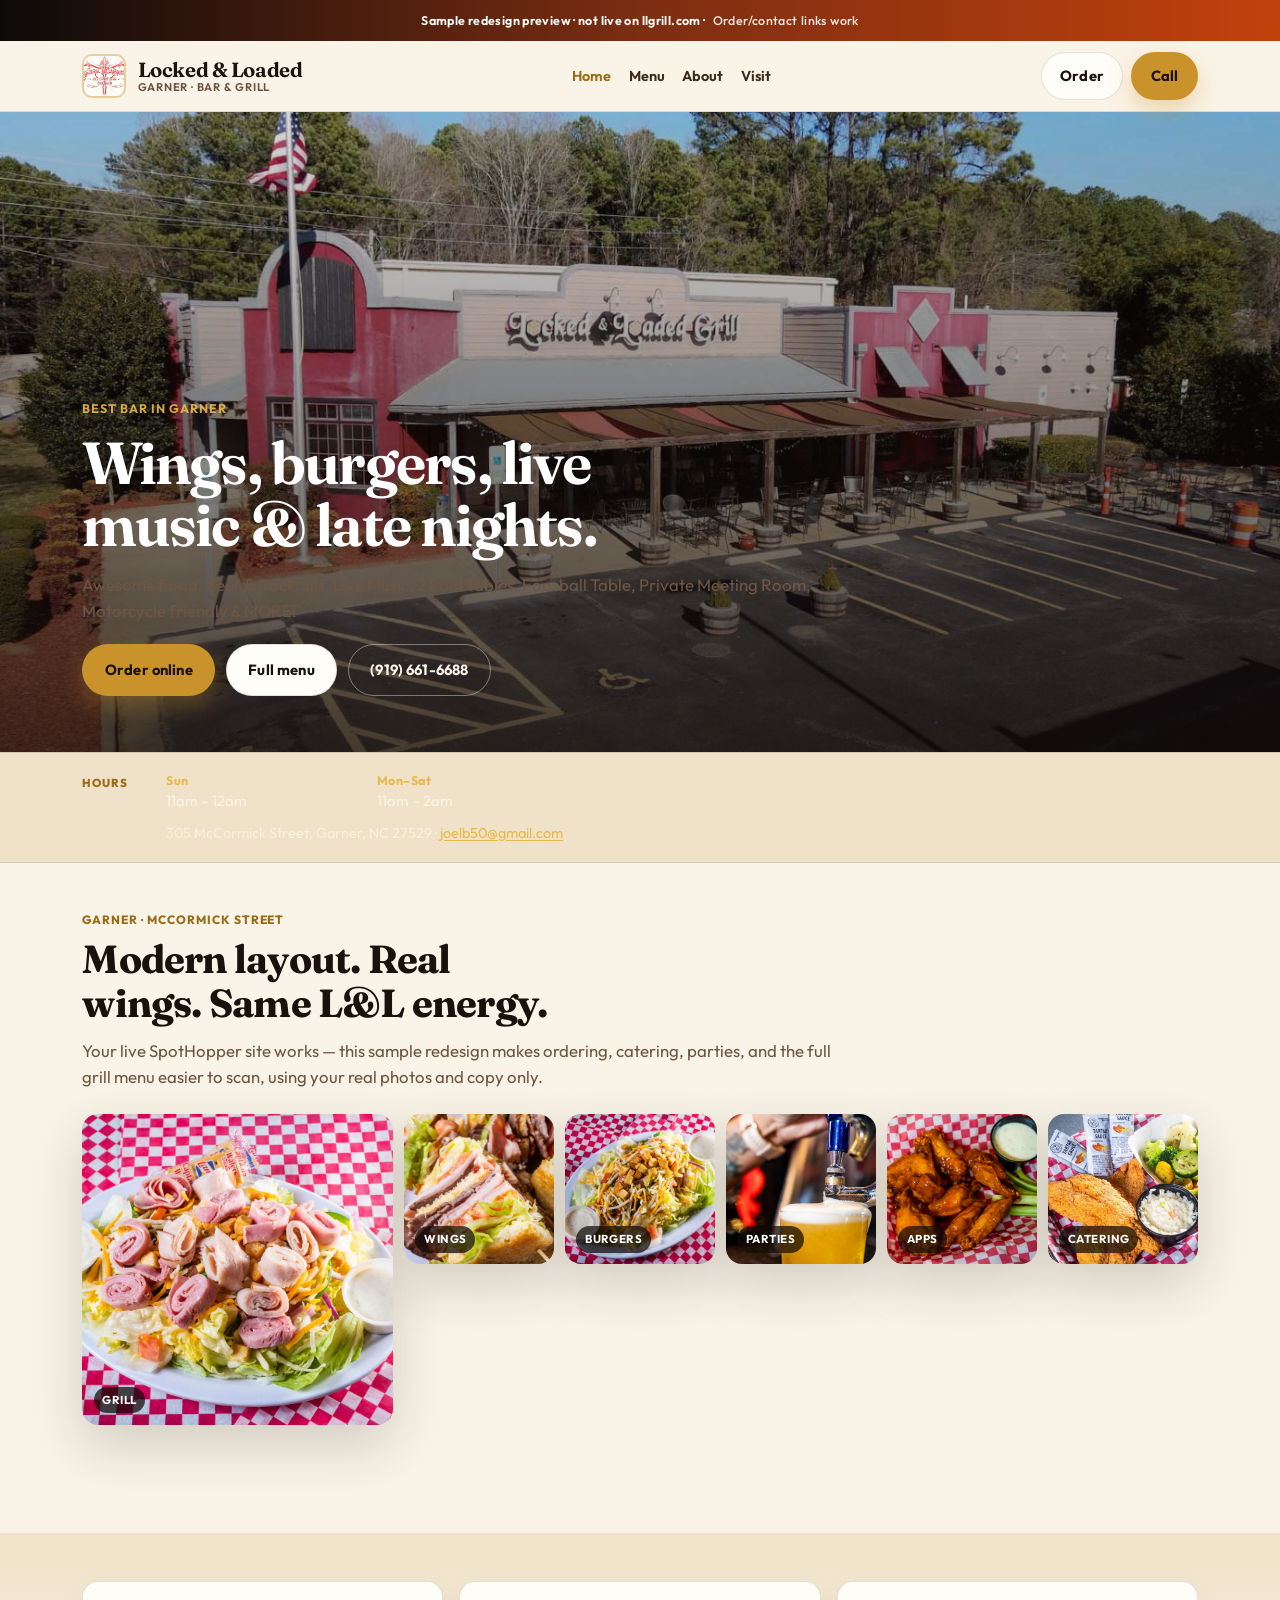
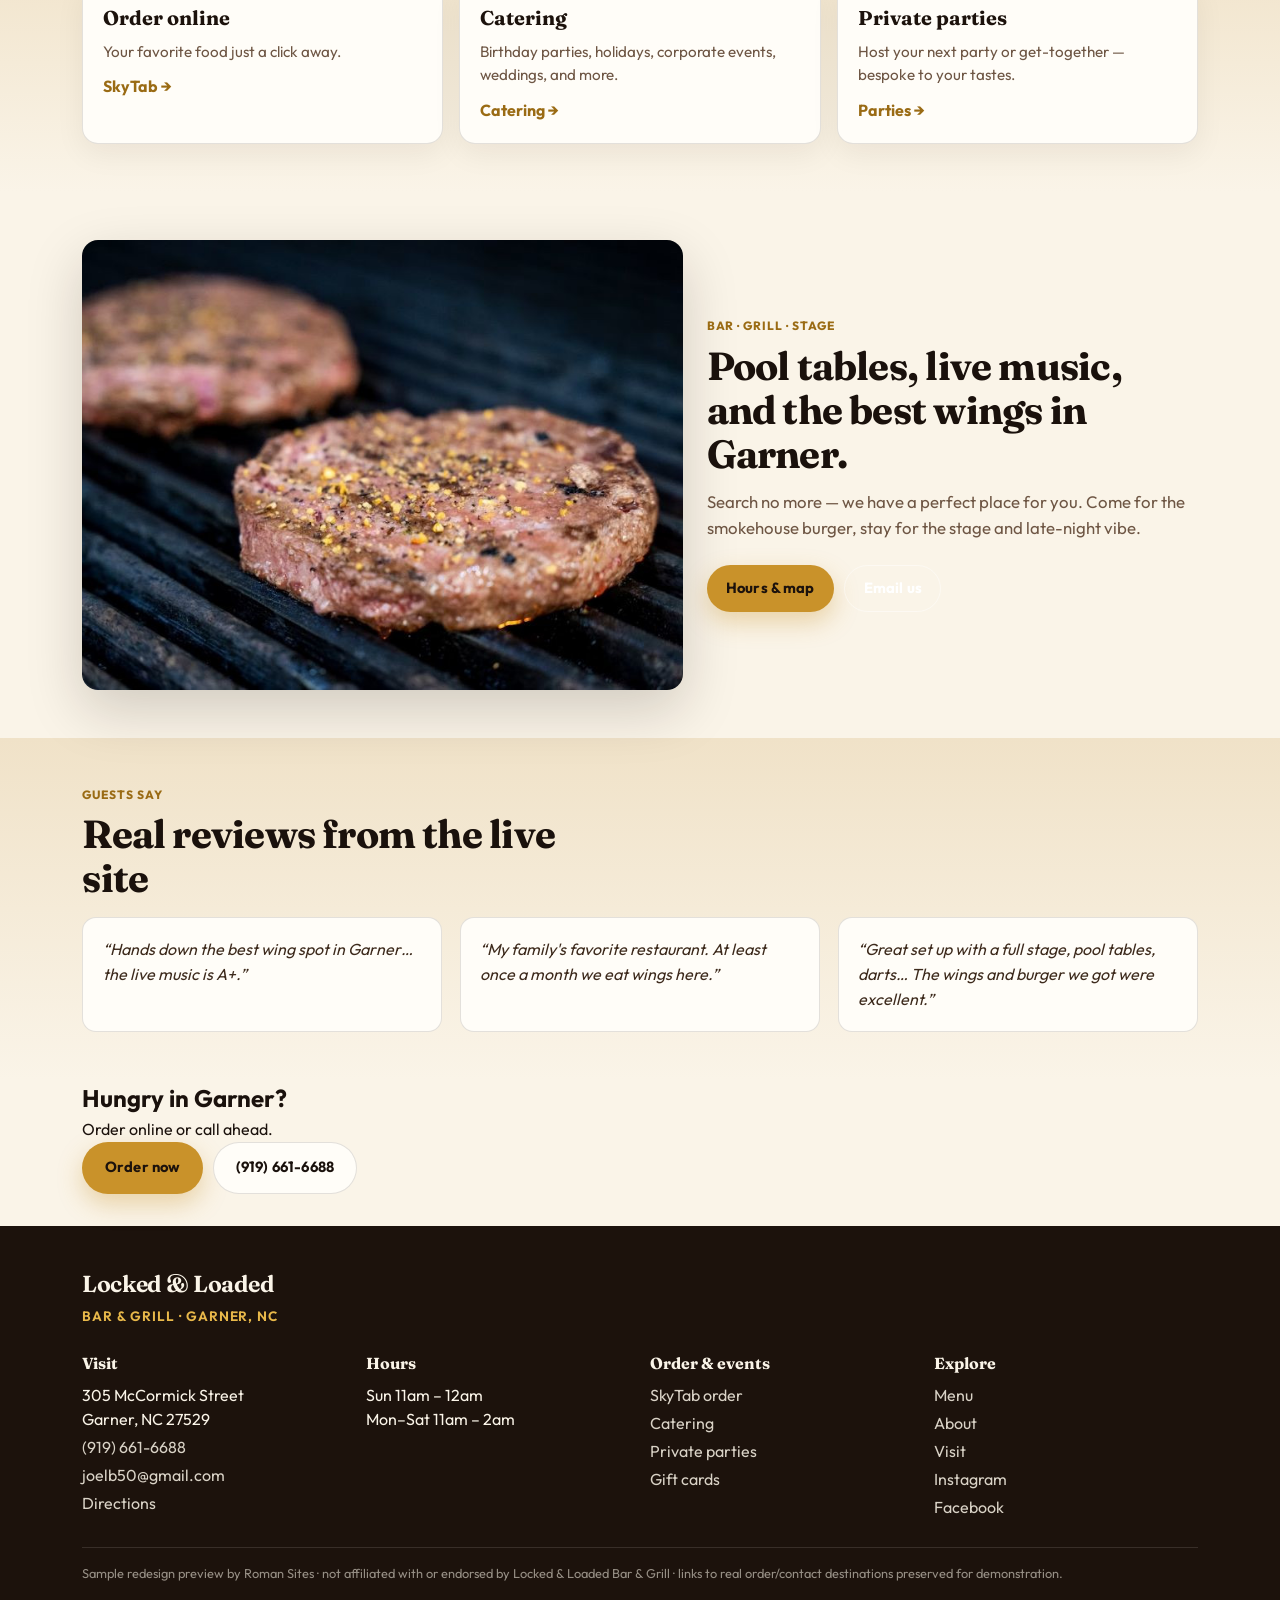
<file: index.html>
<!DOCTYPE html>
<html lang="en">
<head>
<meta charset="utf-8"/>
<meta name="viewport" content="width=device-width, initial-scale=1"/>
<title>Locked &amp; Loaded Bar &amp; Grill · Garner (preview)</title>
<meta name="description" content="Garner's bar &amp; grill — wings, burgers, live music, pool tables, and late nights."/>
<link rel="preconnect" href="https://fonts.googleapis.com"/><link rel="preconnect" href="https://fonts.gstatic.com" crossorigin/><link href="https://fonts.googleapis.com/css2?family=Fraunces:opsz,wght@9..144,500;9..144,650;9..144,700&family=Outfit:wght@400;500;600;700;800&display=swap" rel="stylesheet"/>
<link rel="stylesheet" href="assets/styles.css"/>
<link rel="icon" href="assets/logo.png"/>
</head>
<body>

<div class="preview-banner" role="status">Sample redesign preview · not live on llgrill.com · <span>Order/contact links work</span></div>
<header class="site-header">
  <div class="nav-inner">
    <a class="brand" href="index.html"><img class="brand-mark" src="assets/logo.png" alt="Locked &amp; Loaded logo" width="44" height="44"/><span class="brand-text"><span class="brand-name">Locked &amp; Loaded</span><span class="brand-tag">Garner · Bar &amp; Grill</span></span></a>
    <nav class="nav-links" aria-label="Primary"><a href="index.html" aria-current="page">Home</a><a href="menu.html">Menu</a><a href="about.html">About</a><a href="visit.html">Visit</a></nav>
    <div class="nav-ctas"><a class="btn btn-secondary" href="https://online.skytab.com/63d04702e39e825697206deaccf2078b" target="_blank" rel="noopener">Order</a><a class="btn btn-primary" href="tel:+19196616688">Call</a><button class="nav-toggle" type="button" data-nav-toggle aria-expanded="false" aria-controls="mobile-nav" aria-label="Open menu"><span></span></button></div>
  </div>
  <div class="mobile-panel" id="mobile-nav" data-mobile-panel>
    <a href="index.html">Home</a><a href="menu.html">Menu</a><a href="about.html">About</a><a href="visit.html">Visit</a>
    <a href="https://online.skytab.com/63d04702e39e825697206deaccf2078b" target="_blank" rel="noopener">Order online</a>
    <a href="https://tmt.spotapps.co/catering?spot_id=91372" target="_blank" rel="noopener">Catering</a>
    <a href="https://tmt.spotapps.co/private-parties?spot_id=91372" target="_blank" rel="noopener">Private parties</a>
    <a href="mailto:joelb50@gmail.com">joelb50@gmail.com</a>
    <a href="https://www.instagram.com/lockednloadedbg" target="_blank" rel="noopener">Instagram</a>
    <a href="https://www.facebook.com/1144203362099737" target="_blank" rel="noopener">Facebook</a>
    <div class="mobile-ctas"><a class="btn btn-secondary" href="https://online.skytab.com/63d04702e39e825697206deaccf2078b" target="_blank" rel="noopener">Order</a><a class="btn btn-primary" href="tel:+19196616688">Call</a></div>
  </div>
</header>
<main>
  <section class="hero">
    <div class="hero-media" aria-hidden="true"><img src="assets/hero.jpg" alt="" width="1600" height="900" fetchpriority="high"/></div>
    <div class="hero-shade" aria-hidden="true"></div>
    <div class="hero-content">
      <p class="eyebrow">Best Bar in Garner</p>
      <h1>Wings, burgers, live music &amp; late nights.</h1>
      <p class="hero-lead">Awesome Food, Beer &amp; Cocktails, Live Music, 2 Pool Tables, Foosball Table, Private Meeting Room, Motorcycle friendly &amp; MORE!</p>
      <div class="hero-actions">
        <a class="btn btn-primary btn-lg" href="https://online.skytab.com/63d04702e39e825697206deaccf2078b" target="_blank" rel="noopener">Order online</a>
        <a class="btn btn-secondary btn-lg" href="menu.html">Full menu</a>
        <a class="btn btn-ghost btn-lg btn-on-dark" href="tel:+19196616688">(919) 661-6688</a>
      </div>
    </div>
  </section>
  <aside class="hours-strip"><div class="hours-strip-inner">
    <div class="hours-label">Hours</div>
    <div>
      <div class="hours-grid">
        <div><strong>Sun</strong>11am – 12am</div>
        <div><strong>Mon–Sat</strong>11am – 2am</div>
      </div>
      <p class="hours-note">305 McCormick Street, Garner, NC 27529 · <a href="mailto:joelb50@gmail.com">joelb50@gmail.com</a></p>
    </div>
  </div></aside>
  <section class="section"><div class="section-inner">
    <p class="section-kicker">Garner · McCormick Street</p>
    <h2>Modern layout. Real wings. Same L&amp;L energy.</h2>
    <p class="section-lead">Your live SpotHopper site works — this sample redesign makes ordering, catering, parties, and the full grill menu easier to scan, using your real photos and copy only.</p>
    <div class="photo-mosaic-grid">
      <div class="tile"><img src="assets/food1.jpg" alt=""/><span class="tile-caption">Grill</span></div>
      <div class="tile"><img src="assets/food2.jpg" alt=""/><span class="tile-caption">Wings</span></div>
      <div class="tile"><img src="assets/food3.jpg" alt=""/><span class="tile-caption">Burgers</span></div>
      <div class="tile"><img src="assets/parties.jpg" alt=""/><span class="tile-caption">Parties</span></div>
      <div class="tile"><img src="assets/food5.jpg" alt=""/><span class="tile-caption">Apps</span></div>
      <div class="tile"><img src="assets/catering.jpg" alt=""/><span class="tile-caption">Catering</span></div>
    </div>
  </div></section>
  <section class="section section-alt"><div class="section-inner">
    <div class="feature-grid">
      <article class="feature-card"><h3>Order online</h3><p>Your favorite food just a click away.</p><a href="https://online.skytab.com/63d04702e39e825697206deaccf2078b" target="_blank" rel="noopener">SkyTab →</a></article>
      <article class="feature-card"><h3>Catering</h3><p>Birthday parties, holidays, corporate events, weddings, and more.</p><a href="https://tmt.spotapps.co/catering?spot_id=91372" target="_blank" rel="noopener">Catering →</a></article>
      <article class="feature-card"><h3>Private parties</h3><p>Host your next party or get-together — bespoke to your tastes.</p><a href="https://tmt.spotapps.co/private-parties?spot_id=91372" target="_blank" rel="noopener">Parties →</a></article>
    </div>
  </div></section>
  <section class="section"><div class="section-inner split">
    <div class="split-media"><img src="assets/story.jpg" alt="Locked &amp; Loaded"/></div>
    <div>
      <p class="section-kicker">Bar · grill · stage</p>
      <h2>Pool tables, live music, and the best wings in Garner.</h2>
      <p class="section-lead">Search no more — we have a perfect place for you. Come for the smokehouse burger, stay for the stage and late-night vibe.</p>
      <div class="hero-actions">
        <a class="btn btn-primary" href="visit.html">Hours &amp; map</a>
        <a class="btn btn-ghost" href="mailto:joelb50@gmail.com">Email us</a>
      </div>
    </div>
  </div></section>
  <section class="section section-alt"><div class="section-inner">
    <p class="section-kicker">Guests say</p>
    <h2>Real reviews from the live site</h2>
    <div class="card-grid three" style="margin-top:1rem">
      <div class="testimonial"><p>“Hands down the best wing spot in Garner… the live music is A+.”</p></div>
      <div class="testimonial"><p>“My family's favorite restaurant. At least once a month we eat wings here.”</p></div>
      <div class="testimonial"><p>“Great set up with a full stage, pool tables, darts… The wings and burger we got were excellent.”</p></div>
    </div>
  </div></section>
  <section class="cta-band"><div class="section-inner">
    <h2>Hungry in Garner?</h2>
    <p>Order online or call ahead.</p>
    <div class="hero-actions">
      <a class="btn btn-primary btn-lg" href="https://online.skytab.com/63d04702e39e825697206deaccf2078b" target="_blank" rel="noopener">Order now</a>
      <a class="btn btn-secondary btn-lg" href="tel:+19196616688">(919) 661-6688</a>
    </div>
  </div></section>
</main>

<footer class="site-footer">
  <div class="footer-inner">
    <div class="footer-brand"><div class="brand-name">Locked &amp; Loaded</div><div class="brand-tag">Bar &amp; Grill · Garner, NC</div></div>
    <div class="footer-grid">
      <div><h4>Visit</h4>
        <p>305 McCormick Street<br/>Garner, NC 27529</p>
        <a href="tel:+19196616688">(919) 661-6688</a>
        <a href="mailto:joelb50@gmail.com">joelb50@gmail.com</a>
        <a href="https://www.google.com/maps/dir/?api=1&destination=Locked%20%26%20Loaded%20Bar%20%26%20Grill&destination_place_id=ChIJB1X9zgxgrIkR6K9FgJQIL7k" target="_blank" rel="noopener">Directions</a>
      </div>
      <div><h4>Hours</h4>
        <p>Sun 11am – 12am</p>
        <p>Mon–Sat 11am – 2am</p>
      </div>
      <div><h4>Order &amp; events</h4>
        <a href="https://online.skytab.com/63d04702e39e825697206deaccf2078b" target="_blank" rel="noopener">SkyTab order</a>
        <a href="https://tmt.spotapps.co/catering?spot_id=91372" target="_blank" rel="noopener">Catering</a>
        <a href="https://tmt.spotapps.co/private-parties?spot_id=91372" target="_blank" rel="noopener">Private parties</a>
        <a href="https://llgrill.com/garner-locked-and-loaded-bar-and-grill-gift-cards" target="_blank" rel="noopener">Gift cards</a>
      </div>
      <div><h4>Explore</h4>
        <a href="menu.html">Menu</a>
        <a href="about.html">About</a>
        <a href="visit.html">Visit</a>
        <a href="https://www.instagram.com/lockednloadedbg" target="_blank" rel="noopener">Instagram</a>
        <a href="https://www.facebook.com/1144203362099737" target="_blank" rel="noopener">Facebook</a>
      </div>
    </div>
    <p class="footer-note">Sample redesign preview by Roman Sites · not affiliated with or endorsed by Locked &amp; Loaded Bar &amp; Grill · links to real order/contact destinations preserved for demonstration.</p>
  </div>
</footer>
<script src="assets/site.js"></script>
</body></html>
</file>
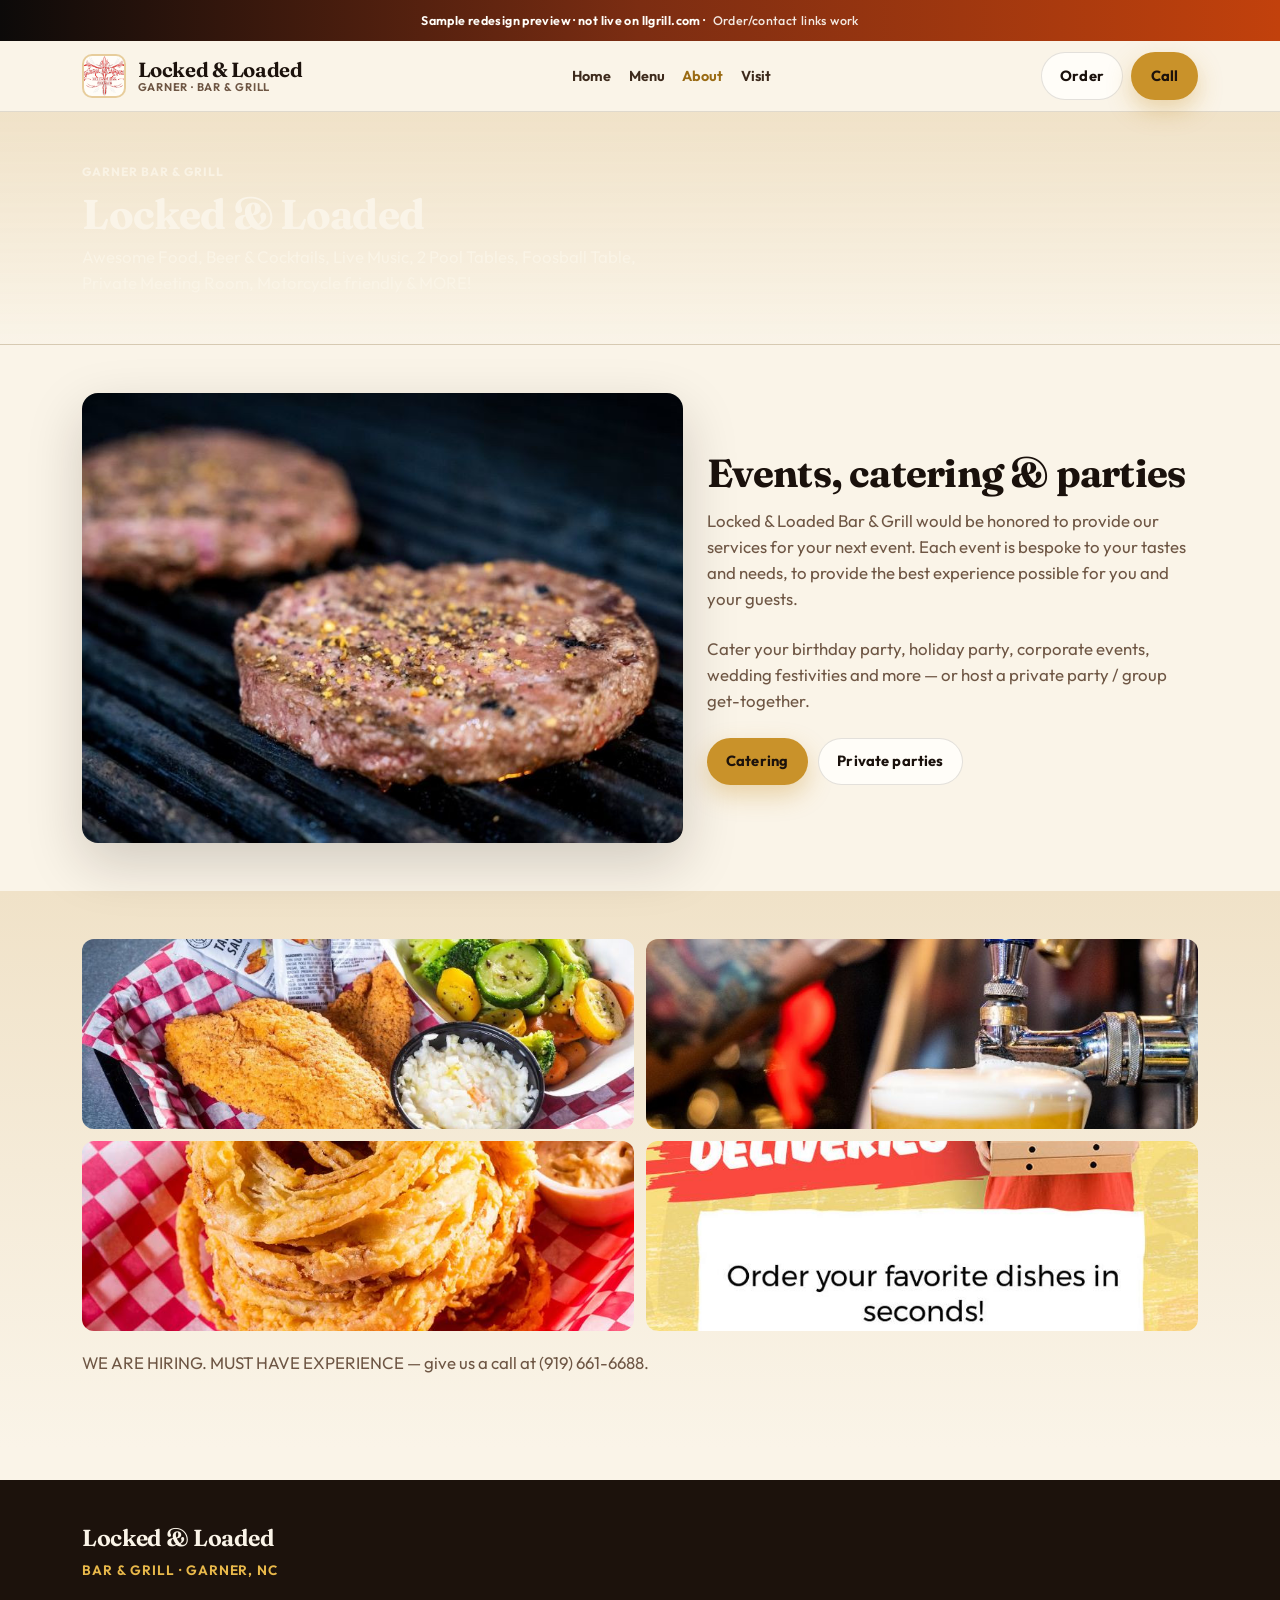
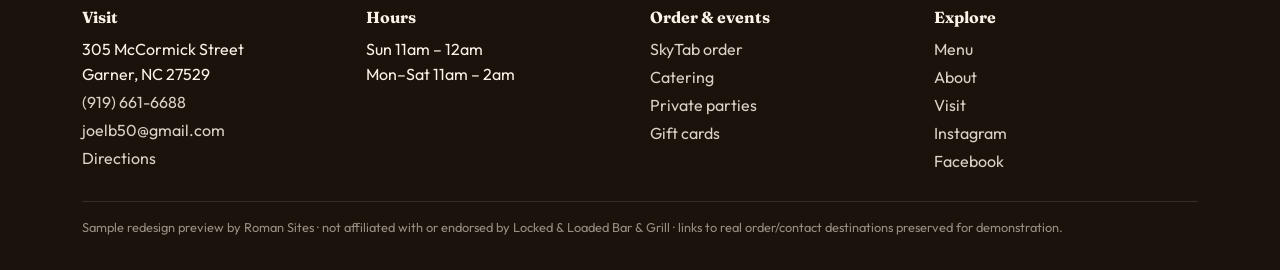
<file: about.html>
<!DOCTYPE html>
<html lang="en">
<head>
<meta charset="utf-8"/>
<meta name="viewport" content="width=device-width, initial-scale=1"/>
<title>About · Locked &amp; Loaded (preview)</title>
<link rel="preconnect" href="https://fonts.googleapis.com"/><link rel="preconnect" href="https://fonts.gstatic.com" crossorigin/><link href="https://fonts.googleapis.com/css2?family=Fraunces:opsz,wght@9..144,500;9..144,650;9..144,700&family=Outfit:wght@400;500;600;700;800&display=swap" rel="stylesheet"/>
<link rel="stylesheet" href="assets/styles.css"/>
<link rel="icon" href="assets/logo.png"/>
</head>
<body>

<div class="preview-banner" role="status">Sample redesign preview · not live on llgrill.com · <span>Order/contact links work</span></div>
<header class="site-header">
  <div class="nav-inner">
    <a class="brand" href="index.html"><img class="brand-mark" src="assets/logo.png" alt="Locked &amp; Loaded logo" width="44" height="44"/><span class="brand-text"><span class="brand-name">Locked &amp; Loaded</span><span class="brand-tag">Garner · Bar &amp; Grill</span></span></a>
    <nav class="nav-links" aria-label="Primary"><a href="index.html">Home</a><a href="menu.html">Menu</a><a href="about.html" aria-current="page">About</a><a href="visit.html">Visit</a></nav>
    <div class="nav-ctas"><a class="btn btn-secondary" href="https://online.skytab.com/63d04702e39e825697206deaccf2078b" target="_blank" rel="noopener">Order</a><a class="btn btn-primary" href="tel:+19196616688">Call</a><button class="nav-toggle" type="button" data-nav-toggle aria-expanded="false" aria-controls="mobile-nav" aria-label="Open menu"><span></span></button></div>
  </div>
  <div class="mobile-panel" id="mobile-nav" data-mobile-panel>
    <a href="index.html">Home</a><a href="menu.html">Menu</a><a href="about.html">About</a><a href="visit.html">Visit</a>
    <a href="https://online.skytab.com/63d04702e39e825697206deaccf2078b" target="_blank" rel="noopener">Order online</a>
    <a href="https://tmt.spotapps.co/catering?spot_id=91372" target="_blank" rel="noopener">Catering</a>
    <a href="https://tmt.spotapps.co/private-parties?spot_id=91372" target="_blank" rel="noopener">Private parties</a>
    <a href="mailto:joelb50@gmail.com">joelb50@gmail.com</a>
    <a href="https://www.instagram.com/lockednloadedbg" target="_blank" rel="noopener">Instagram</a>
    <a href="https://www.facebook.com/1144203362099737" target="_blank" rel="noopener">Facebook</a>
    <div class="mobile-ctas"><a class="btn btn-secondary" href="https://online.skytab.com/63d04702e39e825697206deaccf2078b" target="_blank" rel="noopener">Order</a><a class="btn btn-primary" href="tel:+19196616688">Call</a></div>
  </div>
</header>
<main>
  <section class="page-hero"><div class="section-inner">
    <p class="section-kicker">Garner bar &amp; grill</p>
    <h1>Locked &amp; Loaded</h1>
    <p class="section-lead">Awesome Food, Beer &amp; Cocktails, Live Music, 2 Pool Tables, Foosball Table, Private Meeting Room, Motorcycle friendly &amp; MORE!</p>
  </div></section>
  <section class="section"><div class="section-inner split">
    <div class="split-media"><img src="assets/story.jpg" alt="Locked &amp; Loaded Bar &amp; Grill"/></div>
    <div>
      <h2>Events, catering &amp; parties</h2>
      <p class="section-lead">Locked &amp; Loaded Bar &amp; Grill would be honored to provide our services for your next event. Each event is bespoke to your tastes and needs, to provide the best experience possible for you and your guests.</p>
      <p class="section-lead" style="margin-top:.8rem">Cater your birthday party, holiday party, corporate events, wedding festivities and more — or host a private party / group get-together.</p>
      <div class="hero-actions" style="margin-top:1rem">
        <a class="btn btn-primary" href="https://tmt.spotapps.co/catering?spot_id=91372" target="_blank" rel="noopener">Catering</a>
        <a class="btn btn-secondary" href="https://tmt.spotapps.co/private-parties?spot_id=91372" target="_blank" rel="noopener">Private parties</a>
      </div>
    </div>
  </div></section>
  <section class="section section-alt"><div class="section-inner">
    <div class="mosaic">
      <img src="assets/catering.jpg" alt="Catering"/>
      <img src="assets/parties.jpg" alt="Parties"/>
      <img src="assets/food4.jpg" alt="Food"/>
      <img src="assets/food6.jpg" alt="Food"/>
    </div>
    <p class="section-lead" style="margin-top:1.2rem">WE ARE HIRING. MUST HAVE EXPERIENCE — give us a call at <a href="tel:+19196616688">(919) 661-6688</a>.</p>
  </div></section>
</main>

<footer class="site-footer">
  <div class="footer-inner">
    <div class="footer-brand"><div class="brand-name">Locked &amp; Loaded</div><div class="brand-tag">Bar &amp; Grill · Garner, NC</div></div>
    <div class="footer-grid">
      <div><h4>Visit</h4>
        <p>305 McCormick Street<br/>Garner, NC 27529</p>
        <a href="tel:+19196616688">(919) 661-6688</a>
        <a href="mailto:joelb50@gmail.com">joelb50@gmail.com</a>
        <a href="https://www.google.com/maps/dir/?api=1&destination=Locked%20%26%20Loaded%20Bar%20%26%20Grill&destination_place_id=ChIJB1X9zgxgrIkR6K9FgJQIL7k" target="_blank" rel="noopener">Directions</a>
      </div>
      <div><h4>Hours</h4>
        <p>Sun 11am – 12am</p>
        <p>Mon–Sat 11am – 2am</p>
      </div>
      <div><h4>Order &amp; events</h4>
        <a href="https://online.skytab.com/63d04702e39e825697206deaccf2078b" target="_blank" rel="noopener">SkyTab order</a>
        <a href="https://tmt.spotapps.co/catering?spot_id=91372" target="_blank" rel="noopener">Catering</a>
        <a href="https://tmt.spotapps.co/private-parties?spot_id=91372" target="_blank" rel="noopener">Private parties</a>
        <a href="https://llgrill.com/garner-locked-and-loaded-bar-and-grill-gift-cards" target="_blank" rel="noopener">Gift cards</a>
      </div>
      <div><h4>Explore</h4>
        <a href="menu.html">Menu</a>
        <a href="about.html">About</a>
        <a href="visit.html">Visit</a>
        <a href="https://www.instagram.com/lockednloadedbg" target="_blank" rel="noopener">Instagram</a>
        <a href="https://www.facebook.com/1144203362099737" target="_blank" rel="noopener">Facebook</a>
      </div>
    </div>
    <p class="footer-note">Sample redesign preview by Roman Sites · not affiliated with or endorsed by Locked &amp; Loaded Bar &amp; Grill · links to real order/contact destinations preserved for demonstration.</p>
  </div>
</footer>
<script src="assets/site.js"></script>
</body></html>
</file>
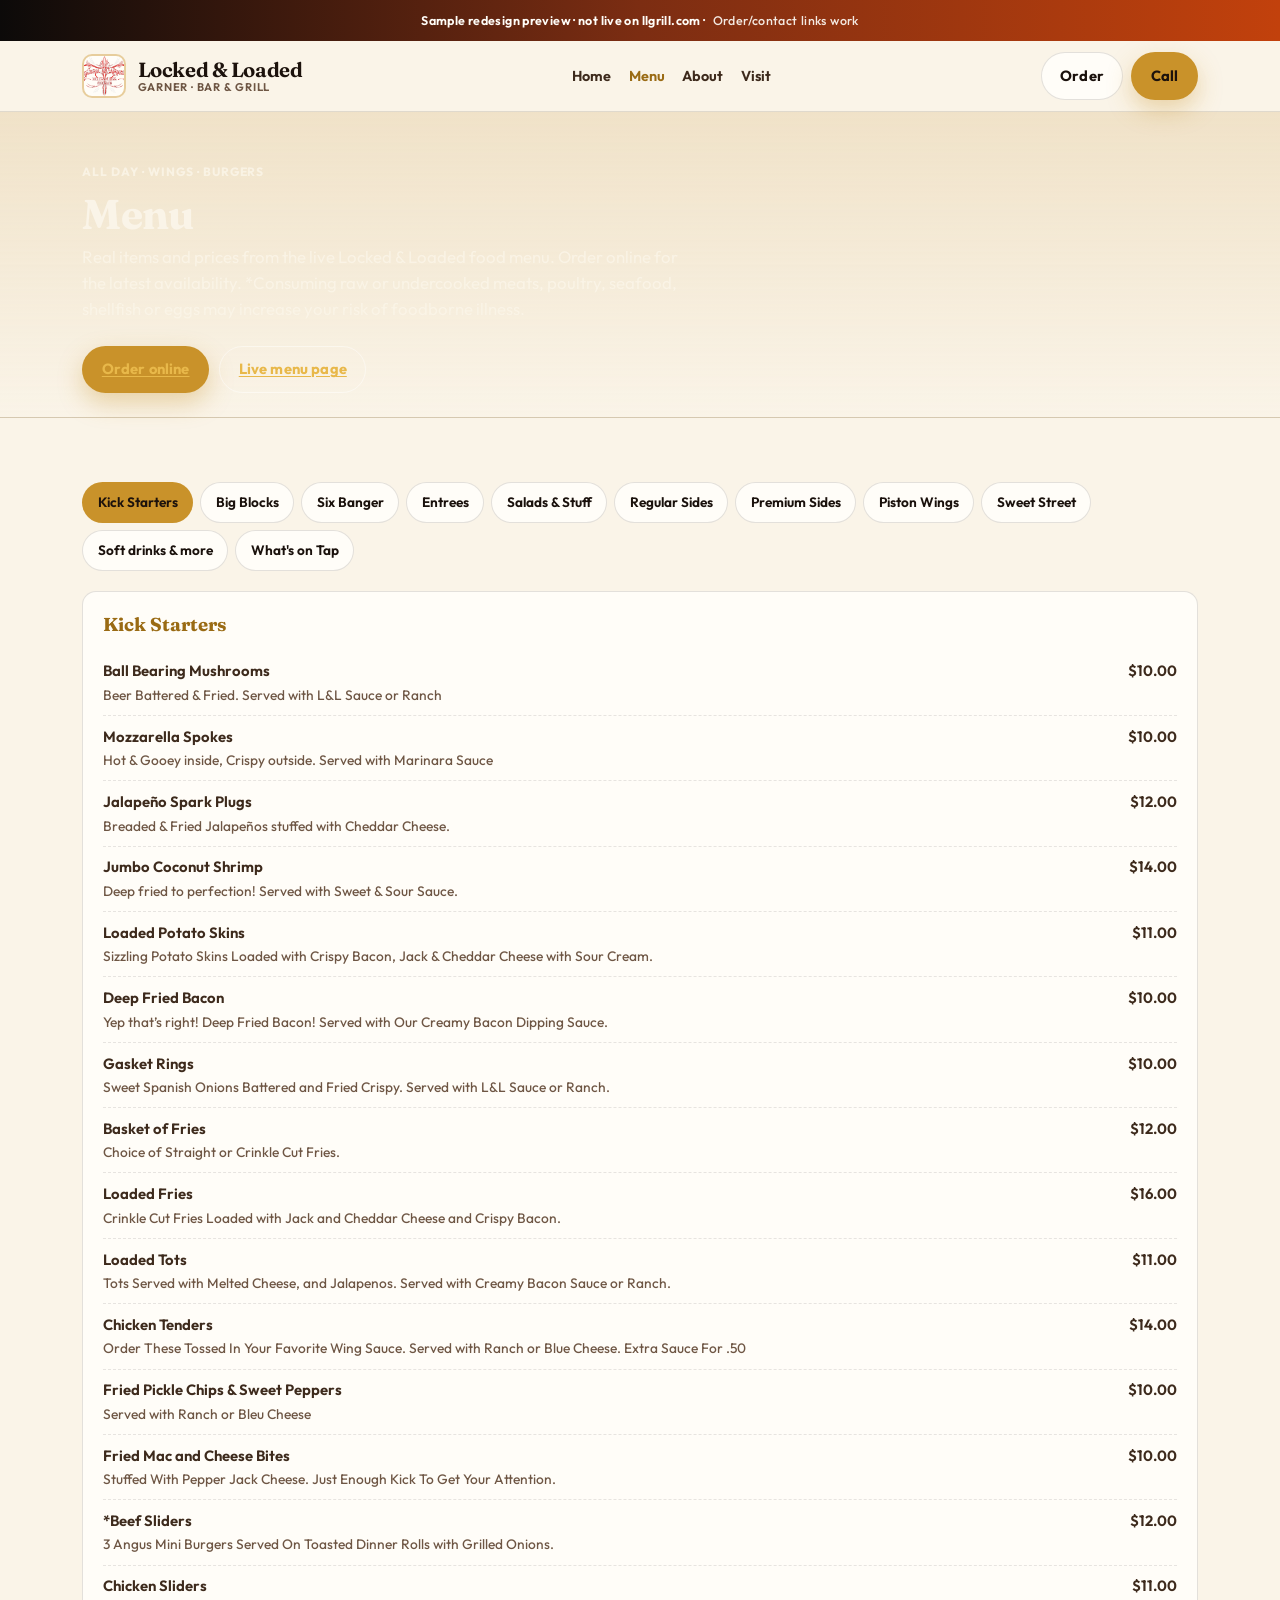
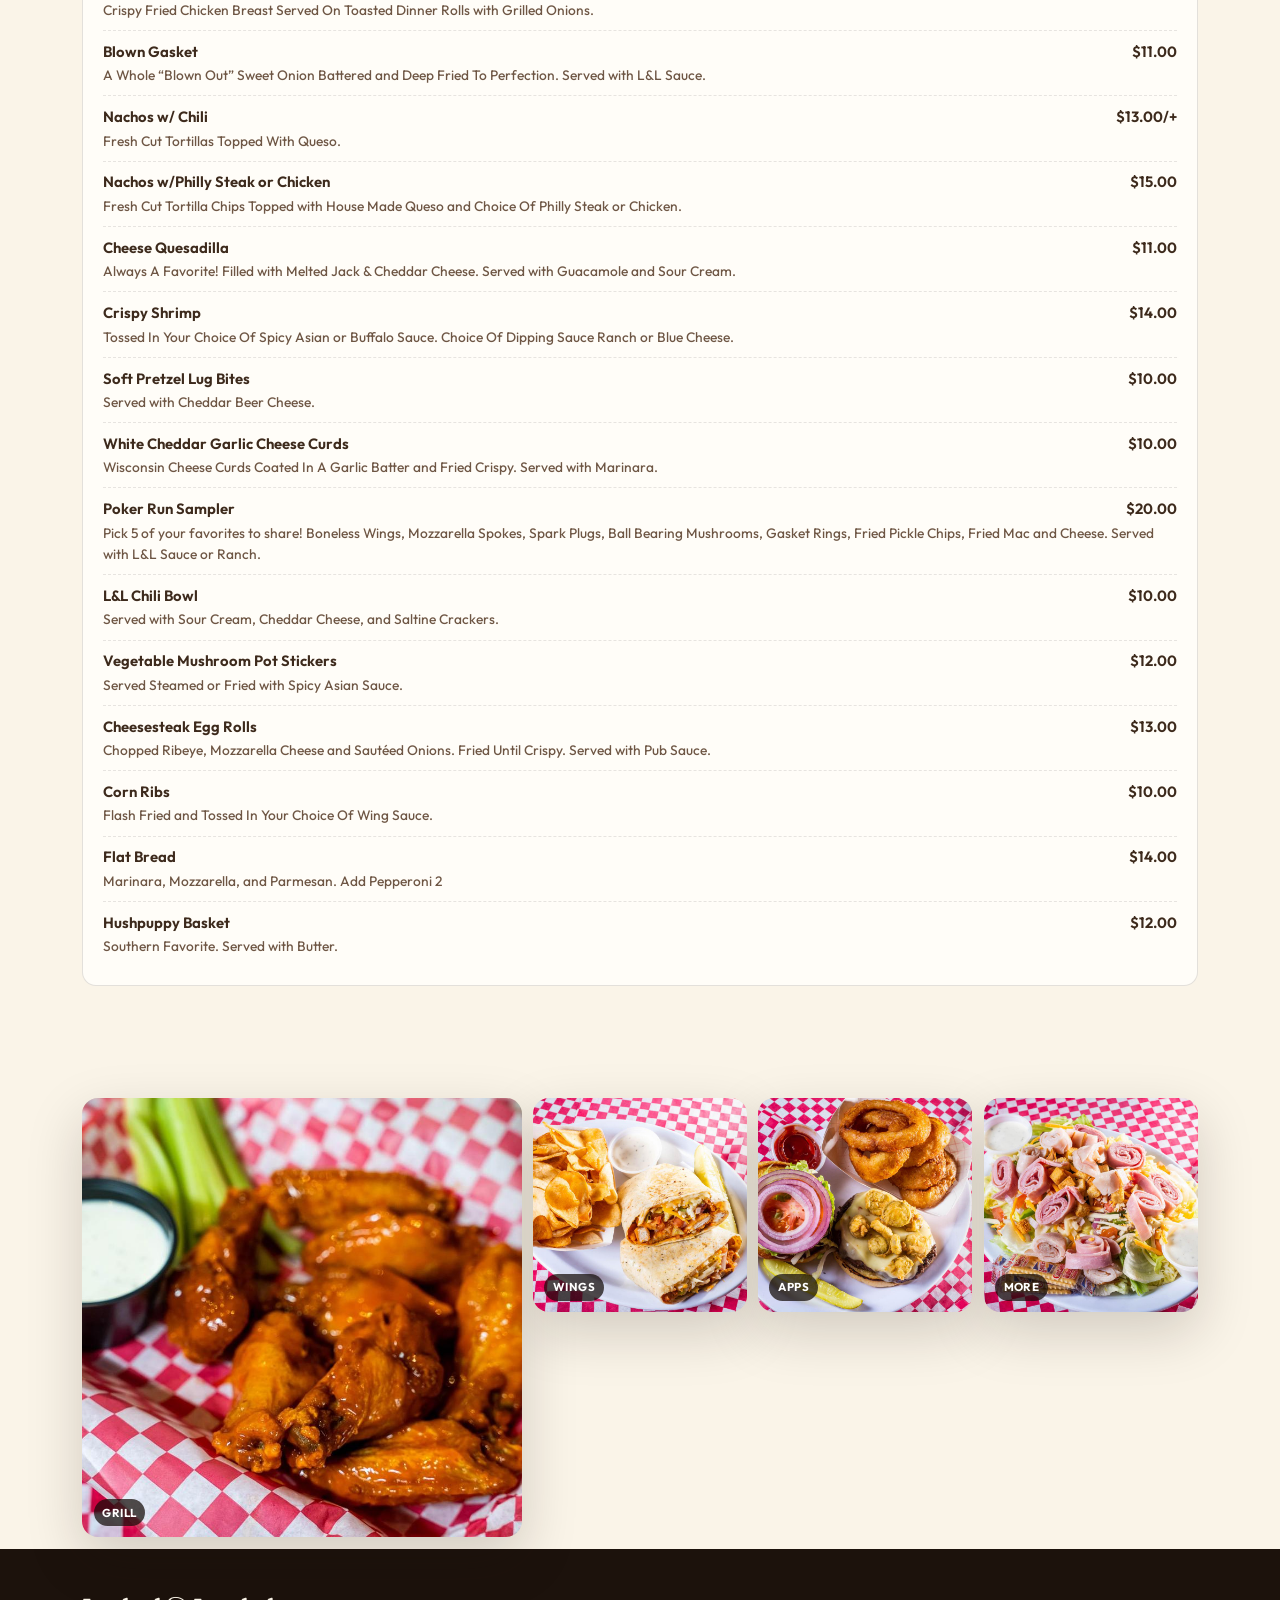
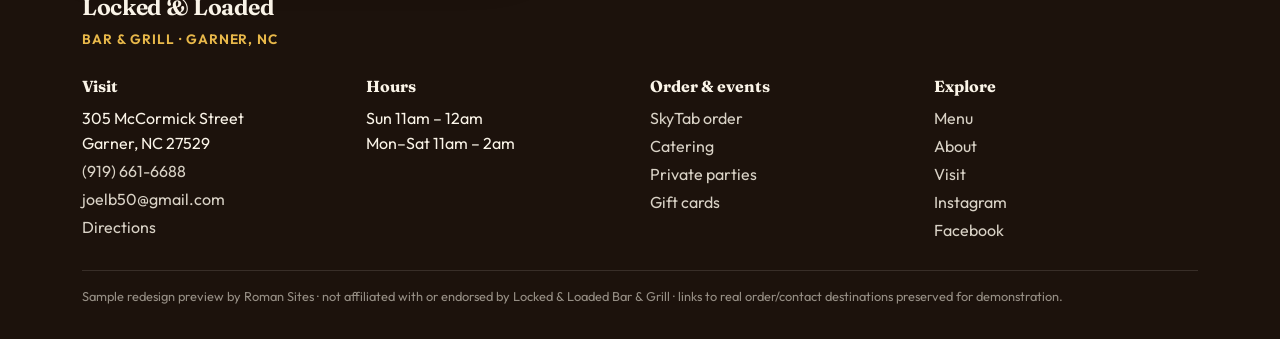
<file: menu.html>
<!DOCTYPE html>
<html lang="en">
<head>
<meta charset="utf-8"/>
<meta name="viewport" content="width=device-width, initial-scale=1"/>
<title>Menu · Locked &amp; Loaded (preview)</title>
<link rel="preconnect" href="https://fonts.googleapis.com"/><link rel="preconnect" href="https://fonts.gstatic.com" crossorigin/><link href="https://fonts.googleapis.com/css2?family=Fraunces:opsz,wght@9..144,500;9..144,650;9..144,700&family=Outfit:wght@400;500;600;700;800&display=swap" rel="stylesheet"/>
<link rel="stylesheet" href="assets/styles.css"/>
<link rel="icon" href="assets/logo.png"/>
</head>
<body>

<div class="preview-banner" role="status">Sample redesign preview · not live on llgrill.com · <span>Order/contact links work</span></div>
<header class="site-header">
  <div class="nav-inner">
    <a class="brand" href="index.html"><img class="brand-mark" src="assets/logo.png" alt="Locked &amp; Loaded logo" width="44" height="44"/><span class="brand-text"><span class="brand-name">Locked &amp; Loaded</span><span class="brand-tag">Garner · Bar &amp; Grill</span></span></a>
    <nav class="nav-links" aria-label="Primary"><a href="index.html">Home</a><a href="menu.html" aria-current="page">Menu</a><a href="about.html">About</a><a href="visit.html">Visit</a></nav>
    <div class="nav-ctas"><a class="btn btn-secondary" href="https://online.skytab.com/63d04702e39e825697206deaccf2078b" target="_blank" rel="noopener">Order</a><a class="btn btn-primary" href="tel:+19196616688">Call</a><button class="nav-toggle" type="button" data-nav-toggle aria-expanded="false" aria-controls="mobile-nav" aria-label="Open menu"><span></span></button></div>
  </div>
  <div class="mobile-panel" id="mobile-nav" data-mobile-panel>
    <a href="index.html">Home</a><a href="menu.html">Menu</a><a href="about.html">About</a><a href="visit.html">Visit</a>
    <a href="https://online.skytab.com/63d04702e39e825697206deaccf2078b" target="_blank" rel="noopener">Order online</a>
    <a href="https://tmt.spotapps.co/catering?spot_id=91372" target="_blank" rel="noopener">Catering</a>
    <a href="https://tmt.spotapps.co/private-parties?spot_id=91372" target="_blank" rel="noopener">Private parties</a>
    <a href="mailto:joelb50@gmail.com">joelb50@gmail.com</a>
    <a href="https://www.instagram.com/lockednloadedbg" target="_blank" rel="noopener">Instagram</a>
    <a href="https://www.facebook.com/1144203362099737" target="_blank" rel="noopener">Facebook</a>
    <div class="mobile-ctas"><a class="btn btn-secondary" href="https://online.skytab.com/63d04702e39e825697206deaccf2078b" target="_blank" rel="noopener">Order</a><a class="btn btn-primary" href="tel:+19196616688">Call</a></div>
  </div>
</header>
<main>
  <section class="page-hero"><div class="section-inner">
    <p class="section-kicker">All day · wings · burgers</p>
    <h1>Menu</h1>
    <p class="section-lead">Real items and prices from the live Locked &amp; Loaded food menu. Order online for the latest availability. *Consuming raw or undercooked meats, poultry, seafood, shellfish or eggs may increase your risk of foodborne illness.</p>
    <div class="hero-actions" style="margin-top:1rem">
      <a class="btn btn-primary" href="https://online.skytab.com/63d04702e39e825697206deaccf2078b" target="_blank" rel="noopener">Order online</a>
      <a class="btn btn-ghost" href="https://llgrill.com/garner-locked-and-loaded-bar-and-grill-food-menu" target="_blank" rel="noopener">Live menu page</a>
    </div>
  </div></section>
  <section class="section"><div class="section-inner">
    <div class="menu-tabs" role="tablist"><button type="button" data-menu-tab="kick-starters" aria-selected="true">Kick Starters</button><button type="button" data-menu-tab="big-blocks" aria-selected="false">Big Blocks</button><button type="button" data-menu-tab="six-banger" aria-selected="false">Six Banger</button><button type="button" data-menu-tab="entrees" aria-selected="false">Entrees</button><button type="button" data-menu-tab="salads-stuff" aria-selected="false">Salads &amp; Stuff</button><button type="button" data-menu-tab="regular-sides" aria-selected="false">Regular Sides</button><button type="button" data-menu-tab="premium-sides" aria-selected="false">Premium Sides</button><button type="button" data-menu-tab="piston-wings" aria-selected="false">Piston Wings</button><button type="button" data-menu-tab="sweet-street" aria-selected="false">Sweet Street</button><button type="button" data-menu-tab="soft-drinks-more" aria-selected="false">Soft drinks &amp; more</button><button type="button" data-menu-tab="what-s-on-tap" aria-selected="false">What's on Tap</button></div><div class="menu-grid"><div class="menu-block" data-menu-panel="kick-starters" ><h3>Kick Starters</h3><ul><li><span class="mi-row"><span>Ball Bearing Mushrooms</span><span>$10.00</span></span><span class="mi-desc">Beer Battered &amp; Fried. Served with L&amp;L Sauce or Ranch</span></li><li><span class="mi-row"><span>Mozzarella Spokes</span><span>$10.00</span></span><span class="mi-desc">Hot &amp; Gooey inside, Crispy outside. Served with Marinara Sauce</span></li><li><span class="mi-row"><span>Jalapeño Spark Plugs</span><span>$12.00</span></span><span class="mi-desc">Breaded &amp; Fried Jalapeños stuffed with Cheddar Cheese.</span></li><li><span class="mi-row"><span>Jumbo Coconut Shrimp</span><span>$14.00</span></span><span class="mi-desc">Deep fried to perfection! Served with Sweet &amp; Sour Sauce.</span></li><li><span class="mi-row"><span>Loaded Potato Skins</span><span>$11.00</span></span><span class="mi-desc">Sizzling Potato Skins Loaded with Crispy Bacon, Jack &amp; Cheddar Cheese with Sour Cream.</span></li><li><span class="mi-row"><span>Deep Fried Bacon</span><span>$10.00</span></span><span class="mi-desc">Yep that’s right! Deep Fried Bacon! Served with Our Creamy Bacon Dipping Sauce.</span></li><li><span class="mi-row"><span>Gasket Rings</span><span>$10.00</span></span><span class="mi-desc">Sweet Spanish Onions Battered and Fried Crispy. Served with L&amp;L Sauce or Ranch.</span></li><li><span class="mi-row"><span>Basket of Fries</span><span>$12.00</span></span><span class="mi-desc">Choice of Straight or Crinkle Cut Fries.</span></li><li><span class="mi-row"><span>Loaded Fries</span><span>$16.00</span></span><span class="mi-desc">Crinkle Cut Fries Loaded with Jack and Cheddar Cheese and Crispy Bacon.</span></li><li><span class="mi-row"><span>Loaded Tots</span><span>$11.00</span></span><span class="mi-desc">Tots Served with Melted Cheese, and Jalapenos. Served with Creamy Bacon Sauce or Ranch.</span></li><li><span class="mi-row"><span>Chicken Tenders</span><span>$14.00</span></span><span class="mi-desc">Order These Tossed In Your Favorite Wing Sauce. Served with Ranch or Blue Cheese. Extra Sauce For .50</span></li><li><span class="mi-row"><span>Fried Pickle Chips &amp; Sweet Peppers</span><span>$10.00</span></span><span class="mi-desc">Served with Ranch or Bleu Cheese</span></li><li><span class="mi-row"><span>Fried Mac and Cheese Bites</span><span>$10.00</span></span><span class="mi-desc">Stuffed With Pepper Jack Cheese. Just Enough Kick To Get Your Attention.</span></li><li><span class="mi-row"><span>*Beef Sliders</span><span>$12.00</span></span><span class="mi-desc">3 Angus Mini Burgers Served On Toasted Dinner Rolls with Grilled Onions.</span></li><li><span class="mi-row"><span>Chicken Sliders</span><span>$11.00</span></span><span class="mi-desc">Crispy Fried Chicken Breast Served On Toasted Dinner Rolls with Grilled Onions.</span></li><li><span class="mi-row"><span>Blown Gasket</span><span>$11.00</span></span><span class="mi-desc">A Whole “Blown Out” Sweet Onion Battered and Deep Fried To Perfection. Served with L&amp;L Sauce.</span></li><li><span class="mi-row"><span>Nachos w/ Chili</span><span>$13.00/+</span></span><span class="mi-desc">Fresh Cut Tortillas Topped With Queso.</span></li><li><span class="mi-row"><span>Nachos w/Philly Steak or Chicken</span><span>$15.00</span></span><span class="mi-desc">Fresh Cut Tortilla Chips Topped with House Made Queso and Choice Of Philly Steak or Chicken.</span></li><li><span class="mi-row"><span>Cheese Quesadilla</span><span>$11.00</span></span><span class="mi-desc">Always A Favorite! Filled with Melted Jack &amp; Cheddar Cheese. Served with Guacamole and Sour Cream.</span></li><li><span class="mi-row"><span>Crispy Shrimp</span><span>$14.00</span></span><span class="mi-desc">Tossed In Your Choice Of Spicy Asian or Buffalo Sauce. Choice Of Dipping Sauce Ranch or Blue Cheese.</span></li><li><span class="mi-row"><span>Soft Pretzel Lug Bites</span><span>$10.00</span></span><span class="mi-desc">Served with Cheddar Beer Cheese.</span></li><li><span class="mi-row"><span>White Cheddar Garlic Cheese Curds</span><span>$10.00</span></span><span class="mi-desc">Wisconsin Cheese Curds Coated In A Garlic Batter and Fried Crispy. Served with Marinara.</span></li><li><span class="mi-row"><span>Poker Run Sampler</span><span>$20.00</span></span><span class="mi-desc">Pick 5 of your favorites to share! Boneless Wings, Mozzarella Spokes, Spark Plugs, Ball Bearing Mushrooms, Gasket Rings, Fried Pickle Chips, Fried Mac and Cheese. Served with L&amp;L Sauce or Ranch.</span></li><li><span class="mi-row"><span>L&amp;L Chili Bowl</span><span>$10.00</span></span><span class="mi-desc">Served with Sour Cream, Cheddar Cheese, and Saltine Crackers.</span></li><li><span class="mi-row"><span>Vegetable Mushroom Pot Stickers</span><span>$12.00</span></span><span class="mi-desc">Served Steamed or Fried with Spicy Asian Sauce.</span></li><li><span class="mi-row"><span>Cheesesteak Egg Rolls</span><span>$13.00</span></span><span class="mi-desc">Chopped Ribeye, Mozzarella Cheese and Sautéed Onions. Fried Until Crispy. Served with Pub Sauce.</span></li><li><span class="mi-row"><span>Corn Ribs</span><span>$10.00</span></span><span class="mi-desc">Flash Fried and Tossed In Your Choice Of Wing Sauce.</span></li><li><span class="mi-row"><span>Flat Bread</span><span>$14.00</span></span><span class="mi-desc">Marinara, Mozzarella, and Parmesan. Add Pepperoni 2</span></li><li><span class="mi-row"><span>Hushpuppy Basket</span><span>$12.00</span></span><span class="mi-desc">Southern Favorite. Served with Butter.</span></li></ul></div><div class="menu-block" data-menu-panel="big-blocks" hidden><h3>Big Blocks</h3><ul><li><span class="mi-row"><span>Big Block Burgers</span><span>$15.00</span></span><span class="mi-desc">1/2 Pound Of Angus Beef Grilled To Perfection. Served On A Toasted Brioche Bun Topped with lettuce, tomato, and Onion. Choice of Monterey
Jack, American, Pepper Jack, Cheddar, Swiss, or Provolone Cheese. Served with a Pickle Spear.</span></li><li><span class="mi-row"><span>*Smokehouse Burger</span><span>$17.00</span></span><span class="mi-desc">Bacon, Cheddar Cheese, BBQ Sauce.</span></li><li><span class="mi-row"><span>*Spark Plug Burger</span><span>$17.00</span></span><span class="mi-desc">Crispy Fried Jalapenos, Pepper Jack Cheese.</span></li><li><span class="mi-row"><span>*Big Smush Burger</span><span>$16.00</span></span><span class="mi-desc">Sautéed Mushrooms, Swiss Cheese.</span></li><li><span class="mi-row"><span>*Springer Burger</span><span>$16.00</span></span><span class="mi-desc">Loaded with Lettuce, Tomato, Crispy Fried Onion Springs, Honey Mustard.</span></li><li><span class="mi-row"><span>*South of the Border Burger</span><span>$17.00</span></span><span class="mi-desc">Cheddar Cheese, Salsa, Guacamole.</span></li><li><span class="mi-row"><span>*Black &amp; Bleu Burger</span><span>$16.00</span></span><span class="mi-desc">Blue Cheese Crumbles.</span></li><li><span class="mi-row"><span>*Chili Cheese Burger</span><span>$17.00</span></span><span class="mi-desc">Sturgis Chili, Cheddar Cheese.</span></li></ul></div><div class="menu-block" data-menu-panel="six-banger" hidden><h3>Six Banger</h3><ul><li><span class="mi-row"><span>BLT</span><span>$12.00</span></span><span class="mi-desc">Loaded with Bacon, Lettuce, and Tomato</span></li><li><span class="mi-row"><span>Grilled Cheese</span><span>$11.00</span></span><span class="mi-desc">Cheddar, Swiss or Pepper Jack On Texas Toast</span></li><li><span class="mi-row"><span>The Club</span><span>$14.00</span></span><span class="mi-desc">Ham, Turkey, Roast Beef and Bacon. Topped with Lettuce, Tomato and Onion on Texas Toast.</span></li><li><span class="mi-row"><span>Steak Philly</span><span>$14.00</span></span><span class="mi-desc">Sauteed Onions, Peppers, Topped with Provolone Cheese.</span></li><li><span class="mi-row"><span>Chicken Philly</span><span>$13.00</span></span><span class="mi-desc">Sauteed Onions, Peppers, Topped with Provolone Cheese.</span></li><li><span class="mi-row"><span>2 Hot Dogs</span><span>$11.00</span></span><span class="mi-desc">An Old-Fashioned Favorite! Carolina Bright Leaf Red. Served with Sturgis Chili, Slaw and Onions (Add Cheese .50)</span></li><li><span class="mi-row"><span>Fried Bologna Sandwich</span><span>$11.00</span></span><span class="mi-desc">Thick Sliced Fried Bologna on White or Wheat Bread.</span></li><li><span class="mi-row"><span>Reuben</span><span>$13.00</span></span><span class="mi-desc">Corned Beef, Kraut, Swiss Cheese and 1000 Island Dressing on Rye Bread.</span></li><li><span class="mi-row"><span>French Dip</span><span>$14.00</span></span><span class="mi-desc">Tender Thin Slices of Grilled Roast Beef. Topped with Provolone Cheese. Served with a side of Au Jus.</span></li><li><span class="mi-row"><span>Tuna Melt</span><span>$12.00</span></span><span class="mi-desc">Tuna Salad with Swiss on Grilled Rye</span></li><li><span class="mi-row"><span>Grilled Quesadilla</span><span>$14.00</span></span><span class="mi-desc">Filled with Melted Jack &amp; Cheddar Cheese, Peppers and Onions. Side of Lettuce and Pico. Choose From Chicken or Steak.</span></li><li><span class="mi-row"><span>Chicken Parmigiana</span><span>$13.00</span></span><span class="mi-desc">Crispy Chicken Breast with Marinara, Melted Provolone &amp; Parmesan Cheese.</span></li><li><span class="mi-row"><span>Grilled Chicken Sandwich</span><span>$13.00</span></span><span class="mi-desc">Juicy Grilled Chicken Breast with Lettuce and Tomato.</span></li><li><span class="mi-row"><span>Springer Grilled Chicken</span><span>$14.00</span></span><span class="mi-desc">Juicy Grilled Chicken Breast Topped with Fried Onion Springs, Lettuce, Tomato and Honey Mustard.</span></li><li><span class="mi-row"><span>Bubba Chicken Sandwich</span><span>$14.00</span></span><span class="mi-desc">A Tender Chicken Breast Fried and Smothered In Your Favorite Wing Sauce and Cheddar Cheese.</span></li><li><span class="mi-row"><span>Buffalo Chicken Wrap</span><span>$14.00</span></span><span class="mi-desc">Grilled or Crispy Fried Chicken Breast Tossed In Your Favorite Wing Sauce with Lettuce, Tomato, Onion and Monterey Jack Cheese. Served with Ranch or Blue Cheese.</span></li><li><span class="mi-row"><span>*Burger Wrap</span><span>$15.00</span></span><span class="mi-desc">Half Pound 100% Angus Beef, Char Grilled and Served In A Wrap with Lettuce, Tomato, Onion, American Cheese and Chipotle Ranch Dressing.</span></li><li><span class="mi-row"><span>Philly Wrap</span><span>$15.00</span></span><span class="mi-desc">Steak or Chicken with Sauteed Peppers, Onions and Mushrooms. Topped with Provolone Cheese.</span></li><li><span class="mi-row"><span>Chicken Caesar Wrap</span><span>$14.00</span></span><span class="mi-desc">Grilled Chicken Breast with Romaine Lettuce, Parmesan Cheese and Caesar Dressing.</span></li></ul></div><div class="menu-block" data-menu-panel="entrees" hidden><h3>Entrees</h3><ul><li><span class="mi-row"><span>Fish and Chips</span><span>$13.00</span></span><span class="mi-desc">2 Pieces of Hand Battered and Crispy Fried Grouper</span></li><li><span class="mi-row"><span>Chicken and Waffles</span><span>$13.00</span></span><span class="mi-desc">Fried Chicken Breast battered with Texas Pete Seasoned Flour.</span></li></ul></div><div class="menu-block" data-menu-panel="salads-stuff" hidden><h3>Salads &amp; Stuff</h3><ul><li><span class="mi-row"><span>Garden Salad</span><span>$9.00</span></span><span class="mi-desc">Lettuce, Tomato, Carrots, Cheese, Bell Peppers, Onion and Croutons. Choice of Dressing.</span></li><li><span class="mi-row"><span>Caesar Salad</span><span>$9.00</span></span><span class="mi-desc">Romaine Lettuce, Parmesan Cheese, Croutons, Caesar Dressing.</span></li><li><span class="mi-row"><span>Chicken Caesar Salad</span><span>$15.00</span></span><span class="mi-desc">A Larger Portion Of Our Caesar Salad. Choice Of Grilled or Crispy Chicken.</span></li><li><span class="mi-row"><span>Chef Salad</span><span>$15.00</span></span><span class="mi-desc">Ham, Turkey, Jack &amp; Cheddar, Bell Peppers, Carrots, Tomatoes. Choice Of Dressing.</span></li><li><span class="mi-row"><span>Turkey Cobb Salad</span><span>$15.00</span></span><span class="mi-desc">Roasted Turkey Breast, Bacon, Tomatoes, Bleu Cheese Crumbles. Choice Of Dressing.</span></li><li><span class="mi-row"><span>Taco Salad</span><span>$15.00</span></span><span class="mi-desc">Lettuce, Sturgis Chili, Cheddar &amp; Jack Cheese, Pico de Gallo and Sour Cream. Served in a Crispy House Made Fried Taco Shell Bowl.</span></li></ul></div><div class="menu-block" data-menu-panel="regular-sides" hidden><h3>Regular Sides</h3><ul><li><span class="mi-row"><span>French Fries</span><span>$5.00</span></span></li><li><span class="mi-row"><span>Hushpuppies</span><span>$5.00</span></span></li><li><span class="mi-row"><span>Loaded Baked Potato Salad</span><span>$5.00</span></span></li><li><span class="mi-row"><span>Coleslaw</span><span>$5.00</span></span></li></ul></div><div class="menu-block" data-menu-panel="premium-sides" hidden><h3>Premium Sides</h3><ul><li><span class="mi-row"><span>Steamed Vegetables</span><span>$6.00</span></span></li><li><span class="mi-row"><span>Seasonal Vegetables,</span><span>$6.00</span></span></li><li><span class="mi-row"><span>Sweet Potato Fries</span><span>$6.00</span></span></li><li><span class="mi-row"><span>Tater Tots</span><span>$6.00</span></span></li><li><span class="mi-row"><span>Onion Rings</span><span>$6.00</span></span></li><li><span class="mi-row"><span>Hushpuppies</span><span>$6.00</span></span></li><li><span class="mi-row"><span>Baked Potato</span><span>$6.00</span></span></li></ul></div><div class="menu-block" data-menu-panel="piston-wings" hidden><h3>Piston Wings</h3><ul><li><span class="mi-row"><span>10 Piece</span><span>$15.00</span></span><span class="mi-desc">Mild, Hot, XX Hot Buffalo, Suicide Hot, Butter &amp; Spice, Sweet &amp; Spicy Asian, BBQ, Hot BBQ, Honey BBQ, Hot Honey, Teriyaki, Parmesan Herb, Citrus Chipotle, Jamaican Jerk, Kickin' Bourbon, Lemon Pepper, Old Bay Dry, Old Bay Hot, Korean BBQ</span></li><li><span class="mi-row"><span>15 Piece</span><span>$25.00</span></span><span class="mi-desc">Mild, Hot, XX Hot Buffalo, Suicide Hot, Butter &amp; Spice, Sweet &amp; Spicy Asian, BBQ, Hot BBQ, Honey BBQ, Hot Honey, Teriyaki, Parmesan Herb, Citrus Chipotle, Jamaican Jerk, Kickin' Bourbon, Lemon Pepper, Old Bay Dry, Old Bay Hot, Korean BBQ</span></li><li><span class="mi-row"><span>25 Piece</span><span>$45.00</span></span><span class="mi-desc">Mild, Hot, XX Hot Buffalo, Suicide Hot, Butter &amp; Spice, Sweet &amp; Spicy Asian, BBQ, Hot BBQ, Honey BBQ, Hot Honey, Teriyaki, Parmesan Herb, Citrus Chipotle, Jamaican Jerk, Kickin' Bourbon, Lemon Pepper, Old Bay Dry, Old Bay Hot, Korean BBQ</span></li><li><span class="mi-row"><span>5 Piece Wing and Fry Combo</span><span>$12.00</span></span><span class="mi-desc">Mild, Hot, XX Hot Buffalo, Suicide Hot, Butter &amp; Spice, Sweet &amp; Spicy Asian, BBQ, Hot BBQ, Honey BBQ, Hot Honey, Teriyaki, Parmesan Herb, Citrus Chipotle, Jamaican Jerk, Kickin' Bourbon, Lemon Pepper, Old Bay Dry, Old Bay Hot, Korean BBQ</span></li></ul></div><div class="menu-block" data-menu-panel="sweet-street" hidden><h3>Sweet Street</h3><ul><li><span class="mi-row"><span>Warm Chocolate Brownie</span><span>$10.00</span></span><span class="mi-desc">Served with a Scoop of Vanilla Ice Cream</span></li><li><span class="mi-row"><span>New York Cheesecake</span><span>$10.00</span></span><span class="mi-desc">Choice of: Caramel, Strawberry, or Chocolate Sauce</span></li><li><span class="mi-row"><span>New York Turtle Cheesecake</span><span>$12.00</span></span></li><li><span class="mi-row"><span>Reese's Chocolate Cake</span><span>$12.00</span></span><span class="mi-desc">Chocolate Cake Layered with Peanut Butter Mousse topped with Crushed Peanut Butter Cups</span></li></ul></div><div class="menu-block" data-menu-panel="soft-drinks-more" hidden><h3>Soft drinks &amp; more</h3><ul><li><span class="mi-row"><span>Coca Cola</span><span></span></span></li><li><span class="mi-row"><span>Diet Cola</span><span></span></span></li><li><span class="mi-row"><span>Sprite</span><span></span></span></li><li><span class="mi-row"><span>Red Bull</span><span></span></span></li><li><span class="mi-row"><span>Dr. Pepper</span><span></span></span></li><li><span class="mi-row"><span>Mello Yello</span><span></span></span></li><li><span class="mi-row"><span>Minute Maid Lemonade</span><span></span></span></li><li><span class="mi-row"><span>Iced Tea</span><span></span></span></li><li><span class="mi-row"><span>Ginger Ale</span><span></span></span></li><li><span class="mi-row"><span>Coffee</span><span></span></span></li></ul></div><div class="menu-block" data-menu-panel="what-s-on-tap" hidden><h3>What's on Tap</h3><ul><li><span class="mi-row"><span>Hell Yes Ma'am, Raleigh Brewing</span><span></span></span></li><li><span class="mi-row"><span>Space Dust IPA, Elysian Brewing</span><span></span></span></li><li><span class="mi-row"><span>Hoppyum IPA, Foothills Brewing</span><span></span></span></li></ul></div></div>
  </div></section>
  <section class="section"><div class="section-inner">
    <div class="photo-mosaic-grid">
      <div class="tile"><img src="assets/food7.jpg" alt=""/><span class="tile-caption">Grill</span></div>
      <div class="tile"><img src="assets/food8.jpg" alt=""/><span class="tile-caption">Wings</span></div>
      <div class="tile"><img src="assets/food9.jpg" alt=""/><span class="tile-caption">Apps</span></div>
      <div class="tile"><img src="assets/food10.jpg" alt=""/><span class="tile-caption">More</span></div>
    </div>
  </div></section>
</main>

<footer class="site-footer">
  <div class="footer-inner">
    <div class="footer-brand"><div class="brand-name">Locked &amp; Loaded</div><div class="brand-tag">Bar &amp; Grill · Garner, NC</div></div>
    <div class="footer-grid">
      <div><h4>Visit</h4>
        <p>305 McCormick Street<br/>Garner, NC 27529</p>
        <a href="tel:+19196616688">(919) 661-6688</a>
        <a href="mailto:joelb50@gmail.com">joelb50@gmail.com</a>
        <a href="https://www.google.com/maps/dir/?api=1&destination=Locked%20%26%20Loaded%20Bar%20%26%20Grill&destination_place_id=ChIJB1X9zgxgrIkR6K9FgJQIL7k" target="_blank" rel="noopener">Directions</a>
      </div>
      <div><h4>Hours</h4>
        <p>Sun 11am – 12am</p>
        <p>Mon–Sat 11am – 2am</p>
      </div>
      <div><h4>Order &amp; events</h4>
        <a href="https://online.skytab.com/63d04702e39e825697206deaccf2078b" target="_blank" rel="noopener">SkyTab order</a>
        <a href="https://tmt.spotapps.co/catering?spot_id=91372" target="_blank" rel="noopener">Catering</a>
        <a href="https://tmt.spotapps.co/private-parties?spot_id=91372" target="_blank" rel="noopener">Private parties</a>
        <a href="https://llgrill.com/garner-locked-and-loaded-bar-and-grill-gift-cards" target="_blank" rel="noopener">Gift cards</a>
      </div>
      <div><h4>Explore</h4>
        <a href="menu.html">Menu</a>
        <a href="about.html">About</a>
        <a href="visit.html">Visit</a>
        <a href="https://www.instagram.com/lockednloadedbg" target="_blank" rel="noopener">Instagram</a>
        <a href="https://www.facebook.com/1144203362099737" target="_blank" rel="noopener">Facebook</a>
      </div>
    </div>
    <p class="footer-note">Sample redesign preview by Roman Sites · not affiliated with or endorsed by Locked &amp; Loaded Bar &amp; Grill · links to real order/contact destinations preserved for demonstration.</p>
  </div>
</footer>
<script src="assets/site.js"></script>
</body></html>
</file>
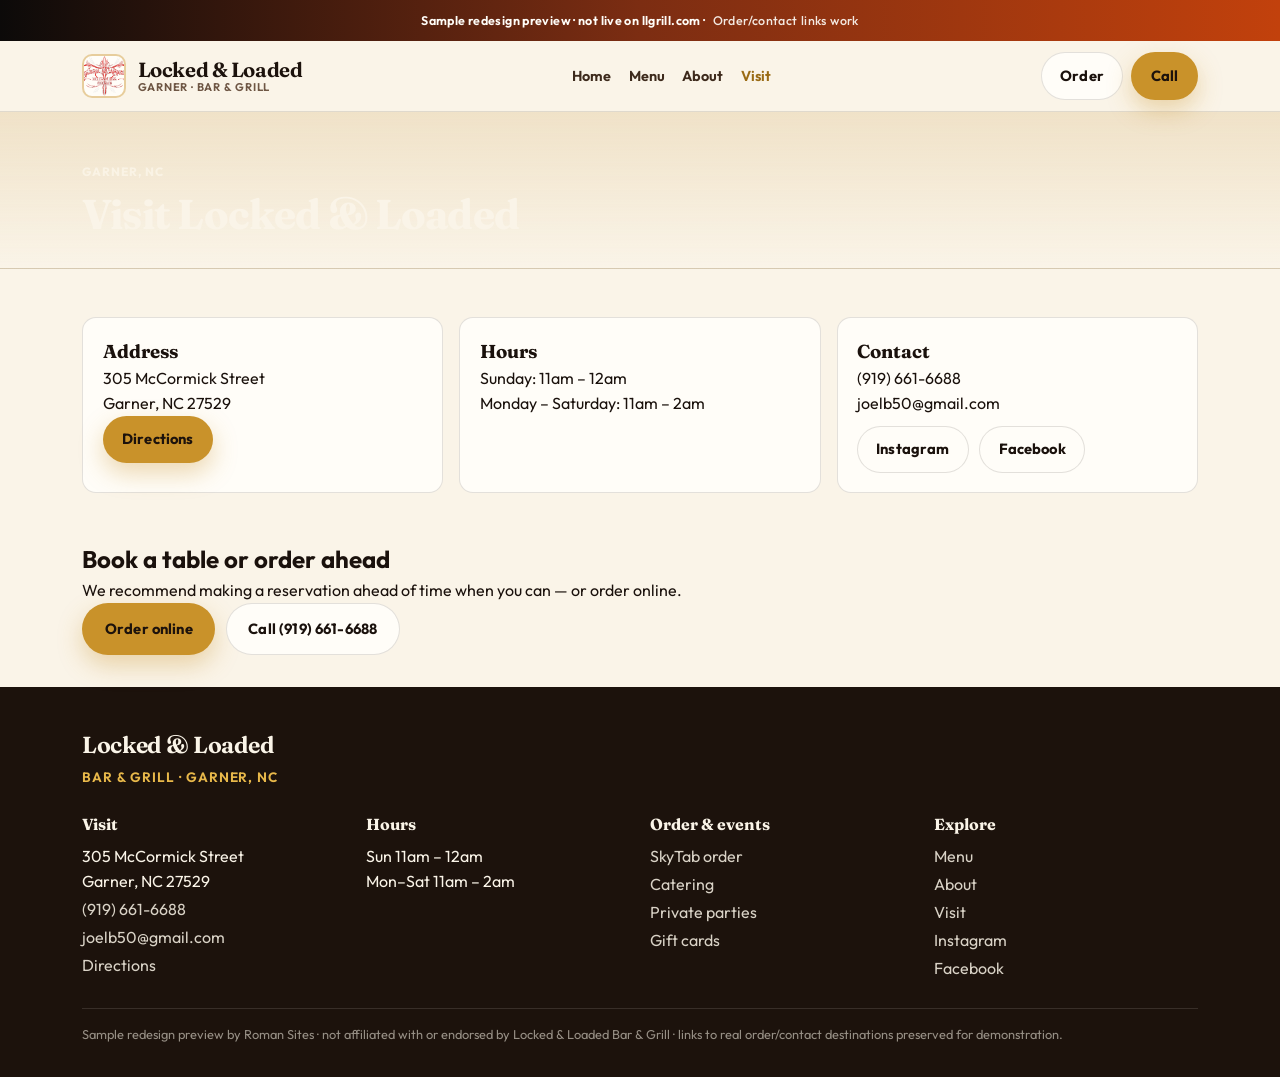
<file: visit.html>
<!DOCTYPE html>
<html lang="en">
<head>
<meta charset="utf-8"/>
<meta name="viewport" content="width=device-width, initial-scale=1"/>
<title>Visit · Locked &amp; Loaded (preview)</title>
<link rel="preconnect" href="https://fonts.googleapis.com"/><link rel="preconnect" href="https://fonts.gstatic.com" crossorigin/><link href="https://fonts.googleapis.com/css2?family=Fraunces:opsz,wght@9..144,500;9..144,650;9..144,700&family=Outfit:wght@400;500;600;700;800&display=swap" rel="stylesheet"/>
<link rel="stylesheet" href="assets/styles.css"/>
<link rel="icon" href="assets/logo.png"/>
</head>
<body>

<div class="preview-banner" role="status">Sample redesign preview · not live on llgrill.com · <span>Order/contact links work</span></div>
<header class="site-header">
  <div class="nav-inner">
    <a class="brand" href="index.html"><img class="brand-mark" src="assets/logo.png" alt="Locked &amp; Loaded logo" width="44" height="44"/><span class="brand-text"><span class="brand-name">Locked &amp; Loaded</span><span class="brand-tag">Garner · Bar &amp; Grill</span></span></a>
    <nav class="nav-links" aria-label="Primary"><a href="index.html">Home</a><a href="menu.html">Menu</a><a href="about.html">About</a><a href="visit.html" aria-current="page">Visit</a></nav>
    <div class="nav-ctas"><a class="btn btn-secondary" href="https://online.skytab.com/63d04702e39e825697206deaccf2078b" target="_blank" rel="noopener">Order</a><a class="btn btn-primary" href="tel:+19196616688">Call</a><button class="nav-toggle" type="button" data-nav-toggle aria-expanded="false" aria-controls="mobile-nav" aria-label="Open menu"><span></span></button></div>
  </div>
  <div class="mobile-panel" id="mobile-nav" data-mobile-panel>
    <a href="index.html">Home</a><a href="menu.html">Menu</a><a href="about.html">About</a><a href="visit.html">Visit</a>
    <a href="https://online.skytab.com/63d04702e39e825697206deaccf2078b" target="_blank" rel="noopener">Order online</a>
    <a href="https://tmt.spotapps.co/catering?spot_id=91372" target="_blank" rel="noopener">Catering</a>
    <a href="https://tmt.spotapps.co/private-parties?spot_id=91372" target="_blank" rel="noopener">Private parties</a>
    <a href="mailto:joelb50@gmail.com">joelb50@gmail.com</a>
    <a href="https://www.instagram.com/lockednloadedbg" target="_blank" rel="noopener">Instagram</a>
    <a href="https://www.facebook.com/1144203362099737" target="_blank" rel="noopener">Facebook</a>
    <div class="mobile-ctas"><a class="btn btn-secondary" href="https://online.skytab.com/63d04702e39e825697206deaccf2078b" target="_blank" rel="noopener">Order</a><a class="btn btn-primary" href="tel:+19196616688">Call</a></div>
  </div>
</header>
<main>
  <section class="page-hero"><div class="section-inner">
    <p class="section-kicker">Garner, NC</p>
    <h1>Visit Locked &amp; Loaded</h1>
  </div></section>
  <section class="section"><div class="section-inner">
    <div class="visit-grid">
      <article class="visit-card">
        <h3>Address</h3>
        <p>305 McCormick Street<br/>Garner, NC 27529</p>
        <a class="btn btn-primary" href="https://www.google.com/maps/dir/?api=1&destination=Locked%20%26%20Loaded%20Bar%20%26%20Grill&destination_place_id=ChIJB1X9zgxgrIkR6K9FgJQIL7k" target="_blank" rel="noopener">Directions</a>
      </article>
      <article class="visit-card">
        <h3>Hours</h3>
        <p>Sunday: 11am – 12am</p>
        <p>Monday – Saturday: 11am – 2am</p>
      </article>
      <article class="visit-card">
        <h3>Contact</h3>
        <p><a href="tel:+19196616688">(919) 661-6688</a></p>
        <p><a href="mailto:joelb50@gmail.com">joelb50@gmail.com</a></p>
        <div class="hero-actions" style="margin-top:.6rem">
          <a class="btn btn-secondary" href="https://www.instagram.com/lockednloadedbg" target="_blank" rel="noopener">Instagram</a>
          <a class="btn btn-secondary" href="https://www.facebook.com/1144203362099737" target="_blank" rel="noopener">Facebook</a>
        </div>
      </article>
    </div>
  </div></section>
  <section class="cta-band"><div class="section-inner">
    <h2>Book a table or order ahead</h2>
    <p>We recommend making a reservation ahead of time when you can — or order online.</p>
    <div class="hero-actions">
      <a class="btn btn-primary btn-lg" href="https://online.skytab.com/63d04702e39e825697206deaccf2078b" target="_blank" rel="noopener">Order online</a>
      <a class="btn btn-secondary btn-lg" href="tel:+19196616688">Call (919) 661-6688</a>
    </div>
  </div></section>
</main>

<footer class="site-footer">
  <div class="footer-inner">
    <div class="footer-brand"><div class="brand-name">Locked &amp; Loaded</div><div class="brand-tag">Bar &amp; Grill · Garner, NC</div></div>
    <div class="footer-grid">
      <div><h4>Visit</h4>
        <p>305 McCormick Street<br/>Garner, NC 27529</p>
        <a href="tel:+19196616688">(919) 661-6688</a>
        <a href="mailto:joelb50@gmail.com">joelb50@gmail.com</a>
        <a href="https://www.google.com/maps/dir/?api=1&destination=Locked%20%26%20Loaded%20Bar%20%26%20Grill&destination_place_id=ChIJB1X9zgxgrIkR6K9FgJQIL7k" target="_blank" rel="noopener">Directions</a>
      </div>
      <div><h4>Hours</h4>
        <p>Sun 11am – 12am</p>
        <p>Mon–Sat 11am – 2am</p>
      </div>
      <div><h4>Order &amp; events</h4>
        <a href="https://online.skytab.com/63d04702e39e825697206deaccf2078b" target="_blank" rel="noopener">SkyTab order</a>
        <a href="https://tmt.spotapps.co/catering?spot_id=91372" target="_blank" rel="noopener">Catering</a>
        <a href="https://tmt.spotapps.co/private-parties?spot_id=91372" target="_blank" rel="noopener">Private parties</a>
        <a href="https://llgrill.com/garner-locked-and-loaded-bar-and-grill-gift-cards" target="_blank" rel="noopener">Gift cards</a>
      </div>
      <div><h4>Explore</h4>
        <a href="menu.html">Menu</a>
        <a href="about.html">About</a>
        <a href="visit.html">Visit</a>
        <a href="https://www.instagram.com/lockednloadedbg" target="_blank" rel="noopener">Instagram</a>
        <a href="https://www.facebook.com/1144203362099737" target="_blank" rel="noopener">Facebook</a>
      </div>
    </div>
    <p class="footer-note">Sample redesign preview by Roman Sites · not affiliated with or endorsed by Locked &amp; Loaded Bar &amp; Grill · links to real order/contact destinations preserved for demonstration.</p>
  </div>
</footer>
<script src="assets/site.js"></script>
</body></html>
</file>
<file: assets/styles.css>
/* Locked & Loaded — charcoal + ember red (bar/grill) */
:root {
  --gold: #e85d04; --gold-deep: #c2410c; --amber: #fb923c;
  --espresso: #0c0a09; --wood: #1c1410; --bark: #3f2a1e;
  --cream: #f7f3ee; --biscuit: #ebe4da; --gravy: #d6cdc0;
  --ink: #120e0c; --ink-soft: #2c221c; --muted: #6b5a4c;
  --collard: #7c2d12; --collard-deep: #431407; --fried: #f59e0b;
  --white: #fffaf5; --border: rgba(12,10,9,.12);
  --banner-h: 2.55rem; --nav-h: 4.4rem; --max: 72rem; --radius: 14px;
  --font-display: "Fraunces","Iowan Old Style",Georgia,serif;
  --font-body: "Outfit","Avenir Next","Segoe UI",system-ui,sans-serif;
  --ease: cubic-bezier(0.22,1,0.36,1);
  --shadow: 0 20px 55px rgba(12,10,9,.22);
}
.preview-banner { background: linear-gradient(90deg,#0c0a09,#7c2d12 50%,#c2410c) !important; }
.btn-primary { background: var(--gold); color: #fff; }
.btn-secondary { background: var(--espresso); color: #fff; border: 1px solid rgba(255,255,255,.15); }

/* Roman Sites base */
:root {
  --gold: #c9922a;
  --gold-deep: #9a6b14;
  --amber: #e8b84a;
  --fried: #d4781f;
  --espresso: #1c120c;
  --wood: #3a2418;
  --bark: #5c3a24;
  --cream: #faf4e8;
  --biscuit: #f0e2c8;
  --gravy: #e6d5b5;
  --ink: #1a110c;
  --ink-soft: #3d2a1c;
  --muted: #6e5644;
  --collard: #2f4a32;
  --collard-deep: #1c3320;
  --white: #fffdf8;
  --border: rgba(28, 18, 12, 0.12);
  --banner-h: 2.55rem;
  --nav-h: 4.4rem;
  --max: 72rem;
  --radius: 16px;
  --font-display: "Fraunces", "Iowan Old Style", Georgia, serif;
  --font-body: "Outfit", "Avenir Next", "Segoe UI", system-ui, sans-serif;
  --ease: cubic-bezier(0.22, 1, 0.36, 1);
  --shadow: 0 20px 55px rgba(28, 18, 12, 0.18);
}

*, *::before, *::after { box-sizing: border-box; margin: 0; padding: 0; }
html { scroll-behavior: smooth; }
body {
  font-family: var(--font-body);
  color: var(--ink);
  background: var(--cream);
  line-height: 1.55;
  -webkit-font-smoothing: antialiased;
}
img { max-width: 100%; display: block; }
a { color: inherit; text-decoration: none; }
ul { list-style: none; }
button { font: inherit; border: 0; background: none; cursor: pointer; color: inherit; }

.preview-banner {
  position: sticky; top: 0; z-index: 1000;
  min-height: var(--banner-h);
  display: flex; align-items: center; justify-content: center; gap: .45rem; flex-wrap: wrap;
  padding: .55rem 1rem;
  background: linear-gradient(90deg, var(--espresso), var(--wood) 45%, var(--gold-deep));
  color: var(--white);
  font-size: .78rem; font-weight: 650; letter-spacing: .03em; text-align: center;
}
.preview-banner span { opacity: .9; font-weight: 500; }

.site-header {
  position: sticky; top: var(--banner-h); z-index: 900;
  background: rgba(250, 244, 232, 0.93);
  backdrop-filter: blur(14px); -webkit-backdrop-filter: blur(14px);
  border-bottom: 1px solid var(--border);
}
.nav-inner {
  max-width: var(--max); margin: 0 auto; height: var(--nav-h);
  padding: 0 1.15rem; display: flex; align-items: center; justify-content: space-between; gap: 1rem;
}
.brand { display: flex; align-items: center; gap: .7rem; min-width: 0; }
.brand-mark {
  width: 44px; height: 44px; border-radius: 50%;
  object-fit: cover; border: 2px solid rgba(201,146,42,.45); background: var(--biscuit);
}
.brand-text { display: flex; flex-direction: column; line-height: 1.1; }
.brand-name { font-family: var(--font-display); font-size: 1.28rem; color: var(--espresso); letter-spacing: -.02em; font-weight: 650; }
.brand-tag { font-size: .7rem; color: var(--muted); font-weight: 650; letter-spacing: .07em; text-transform: uppercase; }
.nav-links { display: none; gap: 1.1rem; align-items: center; font-size: .9rem; font-weight: 650; }
.nav-links a { color: var(--ink-soft); }
.nav-links a:hover, .nav-links a[aria-current="page"] { color: var(--gold-deep); }
.nav-ctas { display: flex; align-items: center; gap: .5rem; }
.nav-toggle {
  width: 42px; height: 42px; display: inline-flex; align-items: center; justify-content: center;
  border-radius: 11px; border: 1px solid var(--border); background: var(--white);
}
.nav-toggle span, .nav-toggle span::before, .nav-toggle span::after {
  display: block; width: 18px; height: 2px; background: var(--ink); position: relative; border-radius: 2px;
}
.nav-toggle span::before, .nav-toggle span::after { content: ""; position: absolute; left: 0; }
.nav-toggle span::before { top: -6px; }
.nav-toggle span::after { top: 6px; }
.mobile-panel {
  display: none; flex-direction: column; gap: .35rem; padding: .5rem 1.15rem 1.15rem;
  border-top: 1px solid var(--border); background: var(--cream);
}
.mobile-panel.open { display: flex; }
.mobile-panel a {
  padding: .75rem .85rem; border-radius: 10px; font-weight: 650; color: var(--ink-soft);
}
.mobile-panel a:hover { background: var(--biscuit); color: var(--gold-deep); }
.mobile-ctas { display: grid; grid-template-columns: 1fr 1fr; gap: .55rem; margin-top: .4rem; }

.btn {
  display: inline-flex; align-items: center; justify-content: center; gap: .4rem;
  padding: .7rem 1.1rem; border-radius: 999px; font-weight: 700; font-size: .88rem;
  letter-spacing: .01em; transition: transform .2s var(--ease), box-shadow .2s var(--ease), background .2s;
  white-space: nowrap;
}
.btn:hover { transform: translateY(-1px); }
.btn-primary { background: var(--gold); color: var(--espresso); box-shadow: 0 10px 24px rgba(201,146,42,.35); }
.btn-primary:hover { background: var(--amber); }
.btn-secondary { background: var(--collard); color: var(--white); }
.btn-secondary:hover { background: var(--collard-deep); }
.btn-ghost {
  background: transparent; color: var(--ink); border: 1.5px solid rgba(28,18,12,.22);
}
.btn-ghost:hover { border-color: var(--gold-deep); color: var(--gold-deep); }
.btn-lg { padding: .92rem 1.4rem; font-size: .95rem; }
.btn-on-dark.btn-ghost { color: var(--cream); border-color: rgba(250,244,232,.42); }
.btn-on-dark.btn-ghost:hover { background: rgba(255,255,255,.08); border-color: var(--cream); }

.hero {
  position: relative; min-height: min(86vh, 780px);
  display: grid; align-items: end; color: var(--cream); overflow: hidden;
}
.hero-media { position: absolute; inset: 0; }
.hero-media img { width: 100%; height: 100%; object-fit: cover; object-position: center 30%; }
.hero-shade {
  position: absolute; inset: 0;
  background:
    linear-gradient(180deg, rgba(28,18,12,.25) 0%, rgba(28,18,12,.15) 35%, rgba(28,18,12,.88) 100%),
    radial-gradient(ellipse at 20% 20%, rgba(201,146,42,.28), transparent 50%);
}
.hero-content {
  position: relative; z-index: 2; max-width: var(--max); margin: 0 auto; width: 100%;
  padding: 3.5rem 1.15rem 2.75rem;
}
.eyebrow {
  display: inline-flex; align-items: center; gap: .5rem;
  font-size: .78rem; font-weight: 700; letter-spacing: .12em; text-transform: uppercase;
  color: var(--amber); margin-bottom: .85rem;
}
.hero h1 {
  font-family: var(--font-display); font-weight: 650; font-size: clamp(2.2rem, 5.5vw, 3.7rem);
  line-height: 1.05; letter-spacing: -.03em; max-width: 14ch; margin-bottom: 1rem;
}
.hero-lead { font-size: 1.08rem; max-width: 38rem; color: rgba(250,244,232,.9); margin-bottom: 1.4rem; }
.hero-actions { display: flex; flex-wrap: wrap; gap: .65rem; }

.hours-strip {
  background: var(--espresso); color: var(--cream); border-bottom: 3px solid var(--gold);
}
.hours-strip-inner {
  max-width: var(--max); margin: 0 auto; padding: 1.15rem 1.15rem;
  display: grid; gap: 1rem;
}
.hours-label {
  font-size: .72rem; font-weight: 700; letter-spacing: .14em; text-transform: uppercase; color: var(--amber);
}
.hours-grid { display: grid; gap: .35rem .9rem; grid-template-columns: repeat(auto-fit, minmax(140px, 1fr)); }
.hours-grid strong { display: block; font-size: .78rem; color: var(--amber); font-weight: 700; letter-spacing: .04em; }
.hours-note { margin-top: .55rem; font-size: .9rem; color: rgba(250,244,232,.78); }
.hours-note a { color: var(--amber); text-decoration: underline; text-underline-offset: 2px; }

.section { padding: 3.25rem 0; }
.section-alt { background: linear-gradient(180deg, var(--biscuit), var(--cream)); }
.section-dark { background: var(--wood); color: var(--cream); }
.section-inner { max-width: var(--max); margin: 0 auto; padding: 0 1.15rem; }
.section-kicker {
  font-size: .75rem; font-weight: 750; letter-spacing: .14em; text-transform: uppercase;
  color: var(--gold-deep); margin-bottom: .55rem;
}
.section-dark .section-kicker { color: var(--amber); }
.section h2 {
  font-family: var(--font-display); font-size: clamp(1.7rem, 3.4vw, 2.45rem);
  line-height: 1.12; letter-spacing: -.02em; max-width: 18ch; margin-bottom: .75rem;
}
.section-lead { max-width: 40rem; color: var(--muted); font-size: 1.05rem; margin-bottom: 1.5rem; }
.section-dark .section-lead { color: rgba(250,244,232,.78); }

.photo-mosaic-grid {
  display: grid; gap: .75rem;
  grid-template-columns: repeat(2, 1fr);
}
@media (min-width: 720px) {
  .photo-mosaic-grid { grid-template-columns: repeat(4, 1fr); grid-template-rows: 180px 180px; }
  .photo-mosaic-grid .tile:nth-child(1) { grid-column: span 2; grid-row: span 2; }
}
.tile {
  position: relative; border-radius: var(--radius); overflow: hidden; min-height: 150px;
  box-shadow: var(--shadow);
}
.tile img { width: 100%; height: 100%; object-fit: cover; position: absolute; inset: 0; }
.tile-caption {
  position: absolute; left: .75rem; bottom: .75rem; z-index: 2;
  background: rgba(28,18,12,.72); color: var(--cream);
  padding: .35rem .65rem; border-radius: 999px; font-size: .75rem; font-weight: 700;
}

.feature-grid {
  display: grid; gap: 1rem; grid-template-columns: repeat(auto-fit, minmax(220px, 1fr));
}
.feature-card {
  background: var(--white); border: 1px solid var(--border); border-radius: var(--radius);
  padding: 1.25rem; box-shadow: 0 10px 30px rgba(28,18,12,.06);
}
.feature-card h3 {
  font-family: var(--font-display); font-size: 1.25rem; margin-bottom: .4rem; color: var(--espresso);
}
.feature-card p { color: var(--muted); font-size: .95rem; }
.feature-card a { color: var(--gold-deep); font-weight: 700; display: inline-block; margin-top: .7rem; }

.split {
  display: grid; gap: 1.5rem; align-items: center;
}
@media (min-width: 860px) {
  .split { grid-template-columns: 1.05fr .95fr; gap: 2.25rem; }
  .split.reverse { direction: rtl; }
  .split.reverse > * { direction: ltr; }
}
.split-media { border-radius: calc(var(--radius) + 4px); overflow: hidden; box-shadow: var(--shadow); min-height: 280px; }
.split-media img { width: 100%; height: 100%; object-fit: cover; min-height: 280px; }

.quote-band {
  background: var(--biscuit); border-top: 1px solid var(--border); border-bottom: 1px solid var(--border);
  padding: 2.5rem 0;
}
.quote-grid { display: grid; gap: 1rem; grid-template-columns: repeat(auto-fit, minmax(240px, 1fr)); }
.quote-card {
  background: var(--white); border-radius: var(--radius); padding: 1.25rem 1.3rem;
  border: 1px solid var(--border);
}
.quote-card p { font-size: .98rem; color: var(--ink-soft); margin-bottom: .75rem; }
.quote-card cite { font-style: normal; font-size: .8rem; font-weight: 700; color: var(--gold-deep); }

.page-hero {
  background:
    linear-gradient(135deg, rgba(28,18,12,.92), rgba(92,58,36,.85)),
    url("hero-plate.jpg") center/cover;
  color: var(--cream); padding: 3.2rem 0 2.6rem;
}
.page-hero-inner { max-width: var(--max); margin: 0 auto; padding: 0 1.15rem; }
.page-hero h1 {
  font-family: var(--font-display); font-size: clamp(1.9rem, 4vw, 2.8rem);
  line-height: 1.1; letter-spacing: -.02em; margin-bottom: .55rem;
}
.page-hero p { max-width: 38rem; color: rgba(250,244,232,.85); }
.page-hero a { color: var(--amber); text-decoration: underline; text-underline-offset: 2px; }

.menu-tabs {
  display: flex; flex-wrap: wrap; gap: .45rem; margin-bottom: 1.4rem;
}
.menu-tab {
  padding: .55rem 1rem; border-radius: 999px; font-weight: 700; font-size: .85rem;
  background: var(--white); border: 1px solid var(--border); color: var(--ink-soft);
}
.menu-tab[aria-selected="true"] {
  background: var(--espresso); color: var(--cream); border-color: var(--espresso);
}
.menu-section { margin-bottom: 1.6rem; }
.menu-section h3 {
  font-family: var(--font-display); font-size: 1.35rem; margin-bottom: .75rem;
  padding-bottom: .45rem; border-bottom: 2px solid var(--gold);
}
.menu-list { display: grid; gap: .65rem; }
.menu-item {
  display: grid; gap: .15rem; padding: .85rem 1rem; background: var(--white);
  border-radius: 12px; border: 1px solid var(--border);
}
.menu-item h4 { font-size: 1rem; font-weight: 700; color: var(--espresso); }
.menu-item p { font-size: .88rem; color: var(--muted); }
.menu-note {
  margin-top: 1rem; padding: 1rem 1.1rem; border-radius: 12px;
  background: rgba(201,146,42,.12); border: 1px solid rgba(201,146,42,.28);
  font-size: .92rem; color: var(--ink-soft);
}
.menu-note a { color: var(--gold-deep); font-weight: 700; text-decoration: underline; text-underline-offset: 2px; }

.day-grid {
  display: grid; gap: .85rem; grid-template-columns: repeat(auto-fit, minmax(240px, 1fr));
}
.day-card {
  background: var(--white); border: 1px solid var(--border); border-radius: var(--radius);
  overflow: hidden;
}
.day-card header {
  background: var(--espresso); color: var(--cream); padding: .75rem 1rem;
  font-family: var(--font-display); font-size: 1.15rem;
}
.day-card ul { padding: .85rem 1rem 1.05rem; }
.day-card li {
  padding: .35rem 0; border-bottom: 1px dashed rgba(28,18,12,.1); font-size: .92rem; color: var(--ink-soft);
}
.day-card li:last-child { border-bottom: 0; }
.day-card .famous {
  color: var(--gold-deep); font-weight: 700; font-size: .82rem; letter-spacing: .02em;
}

.cater-grid {
  display: grid; gap: .75rem; grid-template-columns: repeat(auto-fit, minmax(180px, 1fr));
}
.cater-chip {
  background: var(--white); border: 1px solid var(--border); border-radius: 12px;
  padding: .85rem 1rem; font-weight: 650; color: var(--ink-soft); text-align: center;
}

.info-cards {
  display: grid; gap: 1rem; grid-template-columns: repeat(auto-fit, minmax(220px, 1fr));
}
.info-card {
  background: var(--white); border: 1px solid var(--border); border-radius: var(--radius);
  padding: 1.25rem; display: grid; gap: .45rem;
}
.info-card h3 { font-family: var(--font-display); font-size: 1.2rem; color: var(--espresso); }
.info-card a { color: var(--gold-deep); font-weight: 700; }
.map-embed {
  border-radius: var(--radius); overflow: hidden; border: 1px solid var(--border);
  box-shadow: var(--shadow); aspect-ratio: 16/9; background: var(--biscuit);
}
.map-embed iframe { width: 100%; height: 100%; border: 0; }

.story-timeline { display: grid; gap: 1rem; }
.story-step {
  display: grid; gap: .35rem; padding: 1.1rem 1.2rem; background: var(--white);
  border-left: 4px solid var(--gold); border-radius: 0 12px 12px 0; border: 1px solid var(--border); border-left-width: 4px;
}
.story-step strong { color: var(--gold-deep); font-size: .8rem; letter-spacing: .08em; text-transform: uppercase; }

.site-footer {
  background: var(--espresso); color: rgba(250,244,232,.85); padding: 2.75rem 0 1.5rem;
}
.footer-inner { max-width: var(--max); margin: 0 auto; padding: 0 1.15rem; }
.footer-brand { margin-bottom: 1.5rem; }
.footer-brand .brand-name { font-family: var(--font-display); font-size: 1.45rem; color: var(--cream); }
.footer-brand .brand-tag { color: var(--amber); font-size: .85rem; margin-top: .25rem; }
.footer-cols {
  display: grid; gap: 1.25rem; grid-template-columns: repeat(auto-fit, minmax(180px, 1fr));
  margin-bottom: 1.75rem;
}
.footer-cols h4 {
  font-size: .75rem; letter-spacing: .12em; text-transform: uppercase; color: var(--amber); margin-bottom: .55rem;
}
.footer-cols a, .footer-cols p { display: block; margin-bottom: .35rem; font-size: .92rem; }
.footer-cols a:hover { color: var(--amber); }
.footer-bottom {
  border-top: 1px solid rgba(250,244,232,.12); padding-top: 1rem;
  font-size: .8rem; color: rgba(250,244,232,.55);
}

@media (min-width: 880px) {
  .nav-links { display: flex; }
  .nav-toggle { display: none; }
  .hours-strip-inner { grid-template-columns: auto 1fr; align-items: center; }
}


.footer-grid { display: grid; gap: 1.25rem; grid-template-columns: repeat(auto-fit, minmax(200px, 1fr)); margin-bottom: 1.5rem; }
.footer-grid h3, .footer-grid h4 { font-family: var(--font-display); color: var(--cream); margin-bottom: .45rem; }
.footer-grid a:hover { color: var(--amber); }
.footer-note { font-size: .8rem; color: rgba(250,244,232,.55); border-top: 1px solid rgba(250,244,232,.12); padding-top: 1rem; }
.gallery-grid { display: grid; gap: .75rem; grid-template-columns: repeat(2, 1fr); }
@media (min-width: 760px) { .gallery-grid { grid-template-columns: repeat(3, 1fr); } }
.gallery-grid .card-media { aspect-ratio: 4/3; overflow: hidden; border-radius: calc(var(--radius) - 4px); }
.gallery-grid .card-media img { width: 100%; height: 100%; object-fit: cover; }
.photo-mosaic-grid { display: grid; gap: .75rem; grid-template-columns: repeat(2, 1fr); }
@media (min-width: 760px) { .photo-mosaic-grid { grid-template-columns: repeat(4, 1fr); } }
.photo-mosaic-grid .tile { position: relative; border-radius: var(--radius); overflow: hidden; aspect-ratio: 1; background: var(--biscuit); }
.photo-mosaic-grid .tile.wide { grid-column: span 2; aspect-ratio: 2/1; }
.photo-mosaic-grid .tile img { width: 100%; height: 100%; object-fit: cover; }
.hours-strip { background: var(--biscuit); border-block: 1px solid var(--border); padding: 1.1rem 0; }
.hours-strip-inner { max-width: var(--max); margin: 0 auto; padding: 0 1.15rem; display: flex; gap: 1.25rem; align-items: flex-start; flex-wrap: wrap; }
.hours-label { font-weight: 800; letter-spacing: .08em; text-transform: uppercase; font-size: .72rem; color: var(--gold-deep); min-width: 4rem; padding-top: .2rem; }
.hours-grid { display: grid; gap: .35rem 1.5rem; grid-template-columns: repeat(auto-fit, minmax(140px, 1fr)); font-size: .92rem; }
.card-grid { display: grid; gap: 1rem; grid-template-columns: 1fr; }
@media (min-width: 760px) { .card-grid { grid-template-columns: repeat(3, 1fr); } }
.card { background: var(--white); border: 1px solid var(--border); border-radius: var(--radius); overflow: hidden; box-shadow: var(--shadow); }
.card img { width: 100%; aspect-ratio: 4/3; object-fit: cover; }
.card-body { padding: 1.1rem 1.15rem 1.25rem; }
.card-body h3 { font-family: var(--font-display); margin-bottom: .35rem; }
.section { padding: 3rem 0; }
.section-inner { max-width: var(--max); margin: 0 auto; padding: 0 1.15rem; }
.section-kicker { font-size: .75rem; font-weight: 750; letter-spacing: .08em; text-transform: uppercase; color: var(--gold-deep); }
.hero { position: relative; min-height: min(78vh, 640px); display: flex; align-items: flex-end; color: #fff; }
.hero-media { position: absolute; inset: 0; }
.hero-media img { width: 100%; height: 100%; object-fit: cover; }
.hero-shade { position: absolute; inset: 0; background: linear-gradient(180deg, rgba(20,12,8,.15), rgba(20,12,8,.78)); }
.hero-content { position: relative; z-index: 2; max-width: var(--max); margin: 0 auto; padding: 3.5rem 1.15rem; }
.eyebrow { font-size: .78rem; font-weight: 700; letter-spacing: .08em; text-transform: uppercase; opacity: .9; }
.hero-lead { max-width: 38rem; margin: .85rem 0 1.25rem; color: rgba(255,255,255,.9); }
.hero-actions { display: flex; flex-wrap: wrap; gap: .65rem; }
.btn { display: inline-flex; align-items: center; justify-content: center; gap: .4rem; padding: .7rem 1.15rem; border-radius: 999px; font-weight: 700; font-size: .92rem; border: 1px solid transparent; transition: transform .2s var(--ease), background .2s; }
.btn:hover { transform: translateY(-1px); }
.btn-lg { padding: .85rem 1.35rem; }
.btn-primary { background: var(--gold); color: var(--espresso); }
.btn-secondary { background: var(--white); border-color: var(--border); color: var(--ink); }
.btn-ghost { background: transparent; border-color: rgba(255,255,255,.45); color: #fff; }
.page-hero { padding: 2.75rem 0 1.5rem; background: linear-gradient(180deg, var(--biscuit), var(--cream)); border-bottom: 1px solid var(--border); }
.page-hero h1 { font-family: var(--font-display); font-size: clamp(1.8rem, 4vw, 2.6rem); line-height: 1.15; margin: .35rem 0; }
.lede { color: var(--ink-soft); max-width: 40rem; }
.pill-row { display: flex; flex-wrap: wrap; gap: .6rem; margin-top: 1rem; }
.info-card { background: var(--white); border: 1px solid var(--border); border-radius: var(--radius); padding: 1.15rem; }
.info-card h3 { font-family: var(--font-display); margin-bottom: .4rem; }
.map-embed { border-radius: var(--radius); overflow: hidden; border: 1px solid var(--border); aspect-ratio: 16/9; }
.map-embed iframe { width: 100%; height: 100%; border: 0; }
.site-footer { background: var(--espresso); color: var(--cream); padding: 2.5rem 0 2rem; margin-top: 2rem; }
.grid-3 { display: grid; gap: 1rem; }
@media (min-width: 760px) { .grid-3 { grid-template-columns: repeat(3, 1fr); } }
.kicker { font-size: .75rem; font-weight: 750; letter-spacing: .08em; text-transform: uppercase; color: var(--gold-deep); }
.split { display: grid; gap: 1.25rem; align-items: center; }
@media (min-width: 860px) { .split { grid-template-columns: 1.1fr 1fr; } }
.split-media { border-radius: var(--radius); overflow: hidden; }
.split-media img { width: 100%; aspect-ratio: 4/3; object-fit: cover; }
.loc-grid { display: grid; gap: 1rem; }
@media (min-width: 760px) { .loc-grid { grid-template-columns: 1fr 1fr; } }
.menu-block { background: var(--white); border: 1px solid var(--border); border-radius: var(--radius); padding: 1.25rem; margin-bottom: 1rem; }
.menu-block h3 { font-family: var(--font-display); margin-bottom: .65rem; color: var(--gold-deep); }
.menu-item { display: flex; justify-content: space-between; gap: 1rem; padding: .45rem 0; border-bottom: 1px dashed var(--border); font-size: .95rem; }
.menu-item:last-child { border-bottom: 0; }
.menu-item span { color: var(--muted); font-size: .85rem; }


.footer-grid { display: grid; gap: 1.25rem; grid-template-columns: repeat(auto-fit, minmax(200px, 1fr)); margin-bottom: 1.5rem; }
.footer-grid h3, .footer-grid h4 { font-family: var(--font-display); color: var(--cream); margin-bottom: .45rem; }
.footer-grid a { display:block; margin:.2rem 0; color: rgba(250,244,232,.85); }
.footer-grid a:hover { color: var(--amber, var(--gold)); }
.footer-note { font-size: .8rem; color: rgba(250,244,232,.55); border-top: 1px solid rgba(250,244,232,.12); padding-top: 1rem; }
.tile-caption { position: absolute; left: .7rem; bottom: .7rem; background: rgba(20,12,8,.72); color: #fff; font-size: .72rem; font-weight: 700; letter-spacing: .04em; text-transform: uppercase; padding: .28rem .55rem; border-radius: 999px; }
.tile { position: relative; overflow: hidden; border-radius: var(--radius, 14px); }
.tile img { width: 100%; height: 100%; object-fit: cover; display: block; }
.photo-mosaic-grid { display: grid; gap: .7rem; grid-template-columns: repeat(auto-fit, minmax(140px, 1fr)); }
.photo-mosaic-grid .tile { aspect-ratio: 1; }
.brand-mark { object-fit: cover; background: var(--white); border-radius: 10px; }
.card-grid { display: grid; gap: 1.1rem; }
.card-grid.three { grid-template-columns: repeat(auto-fit, minmax(220px, 1fr)); }
.card { background: var(--white); border: 1px solid var(--border); border-radius: var(--radius, 14px); overflow: hidden; box-shadow: var(--shadow, 0 10px 30px rgba(0,0,0,.06)); }
.card img { width: 100%; height: 200px; object-fit: cover; display: block; }
.card-body { padding: 1rem 1.1rem 1.2rem; }
.card-body h3 { margin: 0 0 .35rem; font-family: var(--font-display); }
.card-body p { margin: 0; color: var(--muted); font-size: .95rem; }
.visit-grid { display: grid; gap: 1rem; grid-template-columns: repeat(auto-fit, minmax(240px, 1fr)); }
.visit-card { background: var(--white); border: 1px solid var(--border); border-radius: 14px; padding: 1.2rem; }
.visit-card h3 { margin-top: 0; font-family: var(--font-display); }
.mosaic { display: grid; grid-template-columns: 1fr 1fr; gap: .7rem; }
.mosaic img { width: 100%; height: 160px; object-fit: cover; border-radius: 12px; }
.split { display: grid; gap: 1.5rem; align-items: center; }
@media (min-width: 860px) { .split { grid-template-columns: 1.1fr .9fr; } .mosaic img { height: 190px; } }
.page-hero { padding: 3.2rem 0 1.5rem; background: linear-gradient(180deg, var(--biscuit), transparent); }
.lede, .section-lead, .hero-lead { color: var(--muted); font-size: 1.05rem; line-height: 1.55; max-width: 48rem; }
.menu-grid { display: grid; gap: 1rem; grid-template-columns: repeat(auto-fit, minmax(260px, 1fr)); }
.menu-block { background: var(--white); border: 1px solid var(--border); border-radius: 14px; padding: 1.15rem 1.2rem; }
.menu-block h3 { margin: 0 0 .7rem; font-family: var(--font-display); color: var(--gold-deep); }
.menu-block ul { list-style: none; padding: 0; margin: 0; }
.menu-block li { padding: .55rem 0; border-bottom: 1px dashed rgba(28,18,12,.1); font-size: .93rem; color: var(--ink-soft); }
.menu-block li:last-child { border-bottom: 0; }
.menu-block .mi-row { display: flex; justify-content: space-between; gap: .75rem; font-weight: 650; }
.menu-block .mi-desc { display:block; font-weight: 450; color: var(--muted); font-size: .86rem; margin-top: .15rem; }
.menu-tabs { display:flex; flex-wrap:wrap; gap:.45rem; margin: 1rem 0 1.25rem; }
.menu-tabs button { padding:.55rem .9rem; border-radius:999px; border:1px solid var(--border); background:var(--white); font-weight:650; font-size:.85rem; }
.menu-tabs button[aria-selected="true"] { background: var(--gold); color: var(--espresso); border-color: transparent; }
.testimonial { background: var(--white); border:1px solid var(--border); border-radius:14px; padding:1.2rem; }
.testimonial p { font-style: italic; color: var(--ink-soft); }
.loc-two { display:grid; gap:1rem; grid-template-columns: repeat(auto-fit, minmax(260px, 1fr)); }
</file>
